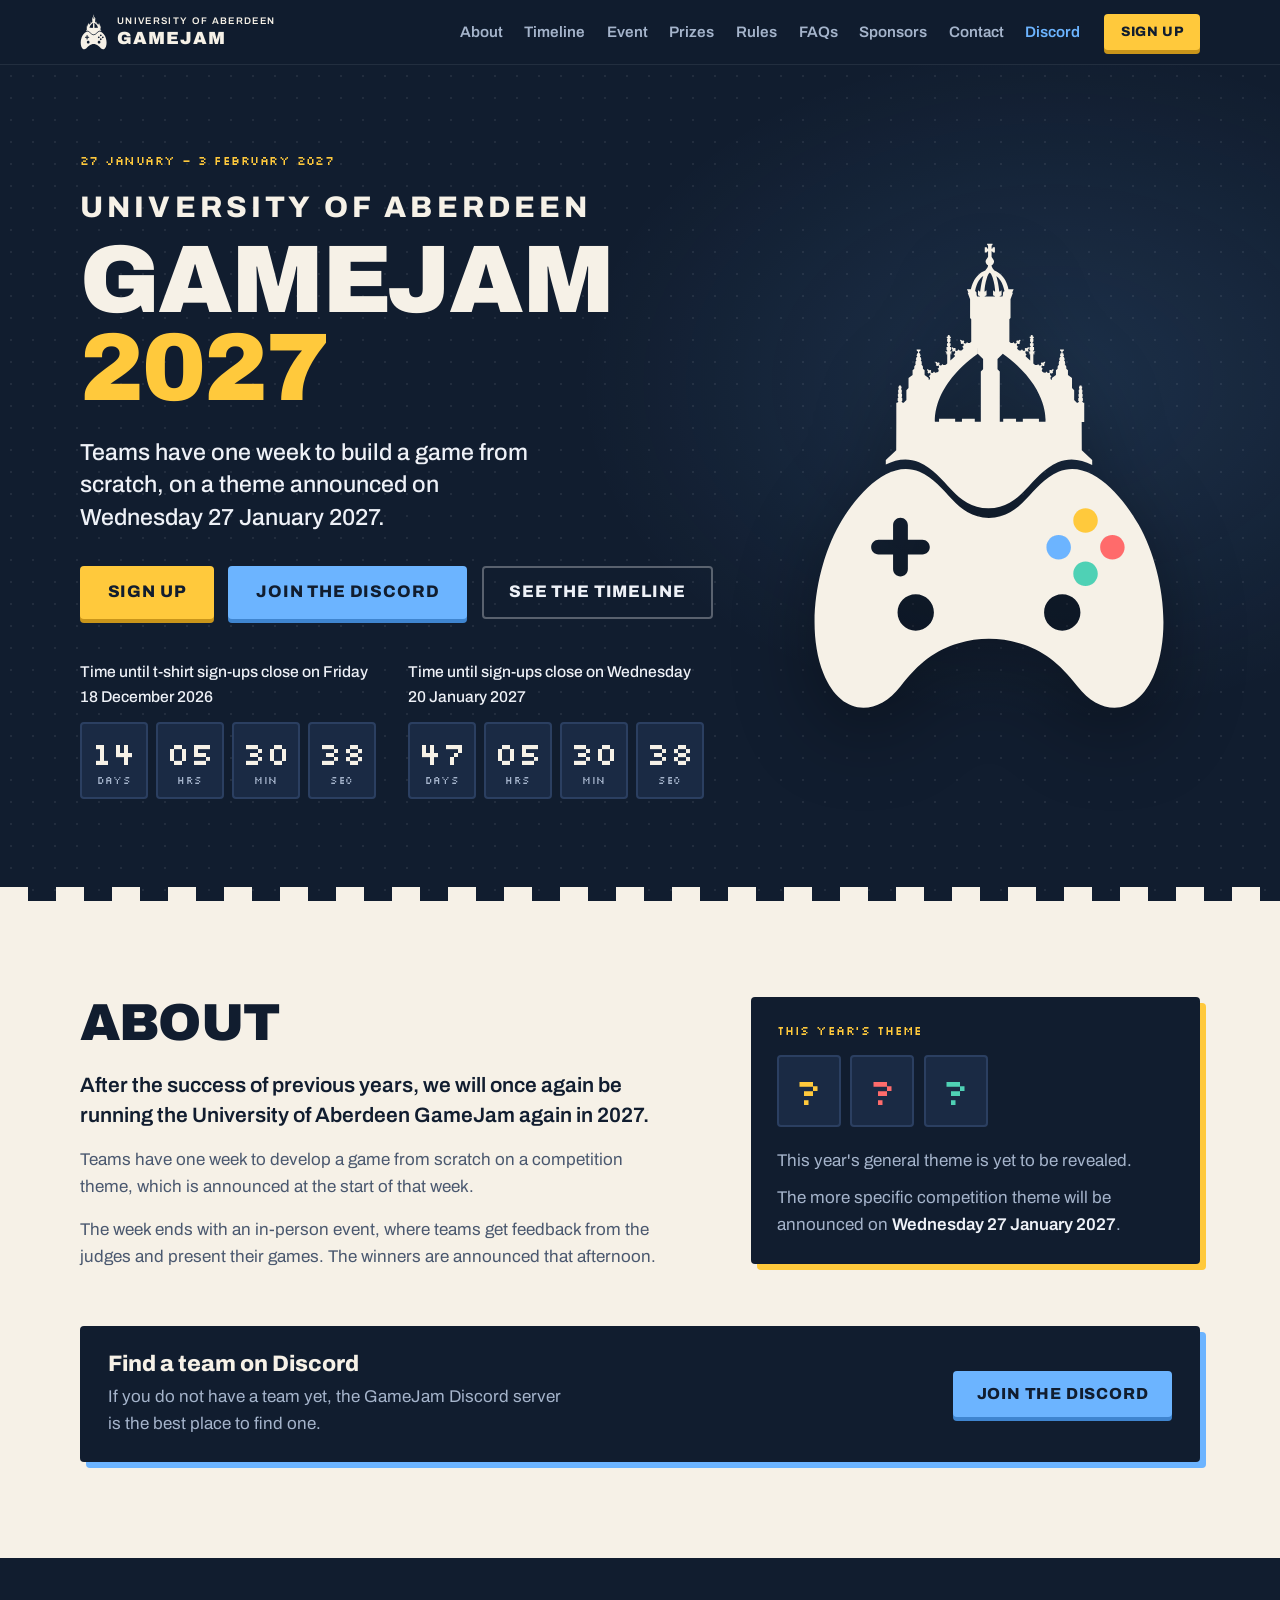
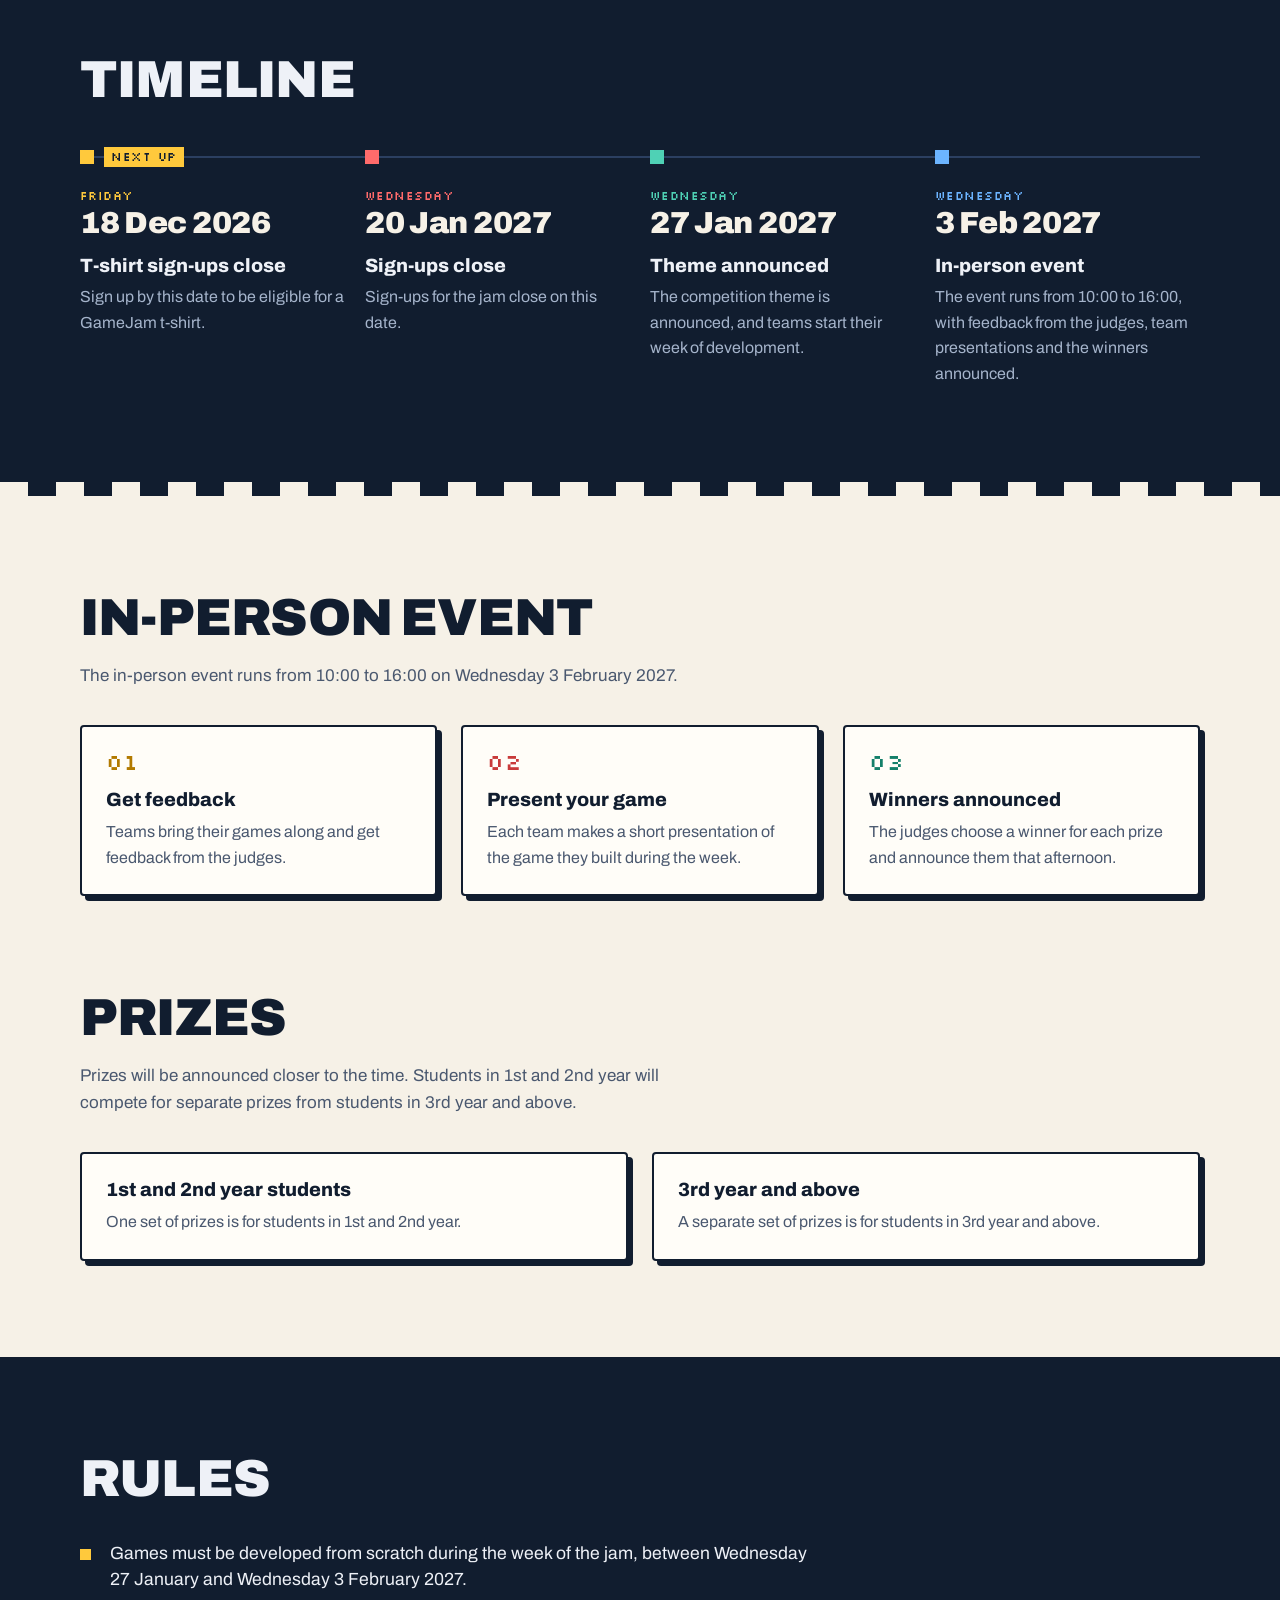
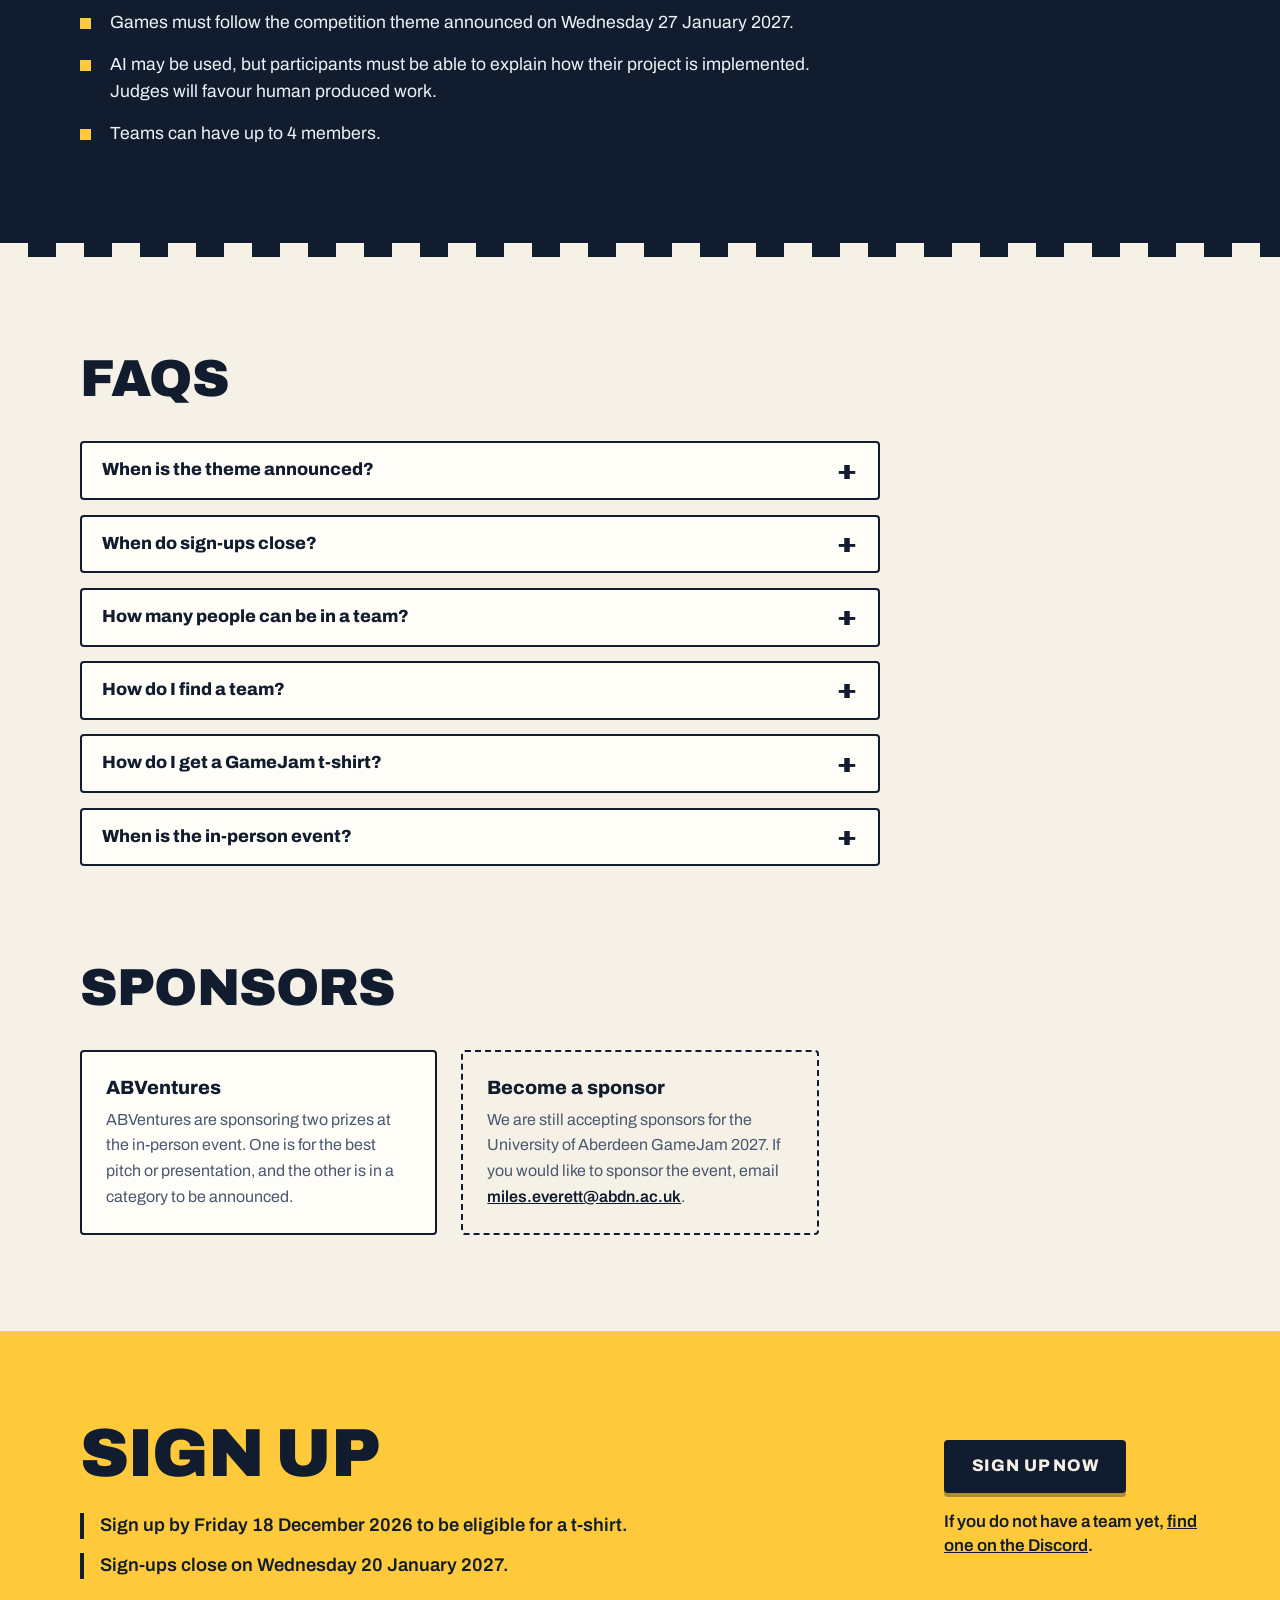
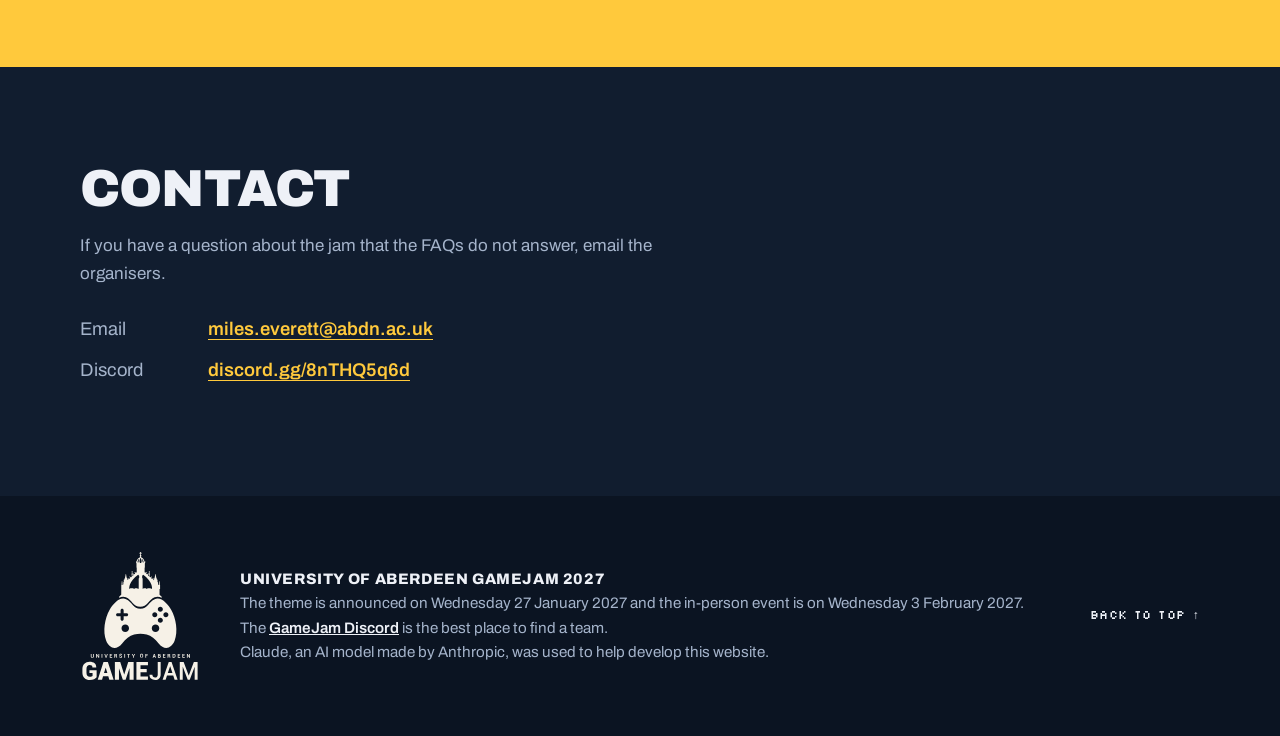
<file: index.html>
<!doctype html>
<html lang="en-GB">
<head>
  <meta charset="utf-8">
  <meta name="viewport" content="width=device-width, initial-scale=1">
  <title>University of Aberdeen GameJam 2027</title>
  <meta name="description" content="In the University of Aberdeen GameJam 2027, teams have one week to build a game from scratch. The theme is announced on Wednesday 27 January 2027 and the in-person event is on Wednesday 3 February 2027.">
  <meta name="theme-color" content="#111d2f">
  <meta property="og:title" content="University of Aberdeen GameJam 2027">
  <meta property="og:description" content="Teams have one week to build a game from scratch. The theme is announced on 27 January 2027 and the in-person event is on 3 February 2027.">
  <meta property="og:type" content="website">
  <link rel="icon" href="assets/favicon.svg" type="image/svg+xml">
  <link rel="preconnect" href="https://fonts.googleapis.com">
  <link rel="preconnect" href="https://fonts.gstatic.com" crossorigin>
  <link href="https://fonts.googleapis.com/css2?family=Archivo:wght@400;500;600;800;900&family=Silkscreen:wght@400;700&display=swap" rel="stylesheet">
  <link rel="stylesheet" href="styles.css">
</head>
<body>
  <a class="skip-link" href="#main">Skip to content</a>

  <!-- Logo mark (tower + controller), defined once and reused with <use href="#gj-mark"> -->
  <svg width="0" height="0" class="svg-defs" aria-hidden="true" focusable="false">
    <defs>
      <g id="gj-mark">
        <path d="M1723.05,1995.45c215.99,92.42,275.8,357.07,538.01,357.07s322.06-264.65,538.01-357.07c89.78-38.43,180.33-23.27,265.09,22.03v-38.64l-80.6-75.71-.83-219.77h19.82v-149.47h-7.34l-9.21-9.21,6.12-6.12v-18.5l-5.37-5.37v-4.8l3.62-3.62v-19.19l-4.67-4.67v-4.88l2.75-2.75v-19.76l-7.1-7.1,5.07-5.07v-13.72h-5.07v-7.71h-14.21v7.71h-5.07v13.72l5.07,5.07-7.1,7.1v19.76l2.75,2.75v4.88l-4.67,4.67v19.19l3.62,3.62v4.8l-5.37,5.37v18.5l6.12,6.12-9.21,9.21h-7.73l-21-21v-75.18l-16.59-16.59v-77.85l-31.39-24.2v-36.77l-12.97-10.37v-18.77l-11.44-17.39v-3.51h3.81l-3.97-21.21h-3.97v-8.85h2.9v-6.56l-5.8-15.56h-3.97v-7.63h4.88l-5.49-21.82h-6.41v-10.68l10.83-10.83v-5.95h-29.92v5.95l10.83,10.83v10.68h-6.41l-5.49,21.82h4.88v7.63h-3.97l-5.8,15.56v6.56h2.9v8.85h-3.97l-3.97,21.21h3.81v3.51l-11.44,17.39v18.77l-12.97,10.37v36.77l-31.39,24.2v12.9h-4.12l-4.6-4.16c-2.4-5.69-5.11-16.79,6.75-22.78-22.76-11.28-7.52-25.95-7.52-25.95,0,0,9.07,7.82,14.98,1.53,5.91-6.29-.45-14.63-.45-14.63,0,0,12.35-7.9,5.81-14.12-6.62-6.14-13.74,6.67-13.74,6.67,0,0-8.72-5.83-14.63.45-5.91,6.29,2.46,14.86,2.46,14.86,0,0-13.7,16.12-26.37-5.91-7.25,16.87-25.99,6.58-25.99,6.58l4.36,4.1-14.29-12.93c-1.11-5.88-.31-13.39,8.86-17.67-22.4-11.98-6.72-26.17-6.72-26.17,0,0,8.83,8.1,14.93,2,6.1-6.1,0-14.64,0-14.64,0,0,12.59-7.51,6.24-13.94-6.43-6.35-13.94,6.24-13.94,6.24,0,0-8.54-6.1-14.64,0-6.1,6.1,2,14.93,2,14.93,0,0-14.2,15.69-26.17-6.72-7.1,15.21-23.07,7.45-25.75,6.01l-11.14-10.08v-69.96h9.94v-6.5h-9.94l16.44-16.44h-16.44v-7.64l5.55-5.55v-20.06h-8.61v-6.5l4.97-4.97v-18.35h-7.64v-7.26l6.31-6.31v-19.3h-6.31l9.56-9.56v-8.41h-7.64v-7.64l-5.16-5.16h-6.5l-5.16,5.16v7.64h-7.64v8.41l9.56,9.56h-6.31v19.3l6.31,6.31v7.26h-7.64v18.35l4.97,4.97v6.5h-8.61v20.06l5.55,5.55v7.64h-16.44l16.44,16.44h-9.94v6.5h9.94v47.82l-34.14-30.91c-1.02-5.83-.08-13.13,8.91-17.33-22.4-11.98-6.72-26.17-6.72-26.17,0,0,8.83,8.1,14.93,2,6.1-6.1,0-14.64,0-14.64,0,0,12.59-7.51,6.24-13.94-6.43-6.35-13.94,6.24-13.94,6.24,0,0-8.54-6.1-14.64,0-6.1,6.1,2,14.93,2,14.93,0,0-14.2,15.69-26.17-6.72-6.62,14.18-20.93,8.4-25.03,6.38l-11.95-10.82c-.36-5.35,1.35-11.37,9.19-15.03-22.4-11.98-6.72-26.17-6.72-26.17,0,0,8.83,8.1,14.93,2,6.1-6.1,0-14.64,0-14.64,0,0,12.59-7.51,6.24-13.94-6.42-6.34-13.94,6.24-13.94,6.24,0,0-8.54-6.1-14.64,0-6.1,6.1,2,14.93,2,14.93,0,0-14.2,15.69-26.17-6.72-5.13,11-14.9,9.97-20.94,8.02l-10.55-9.54v-174.22l8.86-8.86v-146.45l18.66-50.14h-6.41l12.06-25.63h-39.58s-14.96-110.87-109.98-146.54h0s-21.45-20.92-21.45-39.41c10.76-2.48,19.32-18.21,19.32-31.46s-19.32-28.7-19.32-34.77v-42.77h3.04l8.67,8.67h13.96v-39.3h-16.83v5.79l-5.52,5.52h-3.31v-23.73l7.31-7.31v-7.59h-41.82v7.59l7.31,7.31v23.73h-3.31l-5.52-5.52v-5.79h-16.83v39.3h13.96l8.67-8.67h3.04v42.77c0,6.07-19.32,21.52-19.32,34.77s8.55,28.98,19.32,31.46c0,17.08-18.26,36.18-21.05,39-96.01,35.23-111.09,146.95-111.09,146.95h-31.5l12.06,25.63h-6.41l18.66,50.14v146.45l8.86,8.86v173.82l-10.99,9.94c-6.05,1.95-15.81,2.98-20.94-8.02-11.98,22.4-26.17,6.72-26.17,6.72,0,0,8.1-8.83,2-14.93-6.1-6.1-14.64,0-14.64,0,0,0-7.51-12.59-13.94-6.24-6.35,6.43,6.24,13.94,6.24,13.94,0,0-6.1,8.54,0,14.64,6.1,6.1,14.93-2,14.93-2,0,0,15.69,14.2-6.72,26.17,7.84,3.66,9.55,9.68,9.19,15.03l-11.95,10.82c-4.1,2.02-18.42,7.8-25.03-6.38-11.98,22.4-26.17,6.72-26.17,6.72,0,0,8.1-8.83,2-14.93-6.1-6.1-14.64,0-14.64,0,0,0-7.51-12.59-13.94-6.24-6.34,6.42,6.24,13.94,6.24,13.94,0,0-6.1,8.54,0,14.64,6.1,6.1,14.93-2,14.93-2,0,0,15.69,14.2-6.72,26.17,9,4.2,9.93,11.5,8.91,17.33l-34.14,30.9v-47.82h9.94v-6.5h-9.94l16.44-16.44h-16.44v-7.64l5.55-5.55v-20.06h-8.61v-6.5l4.97-4.97v-18.35h-7.64v-7.26l6.31-6.31v-19.3h-6.31l9.56-9.56v-8.41h-7.64v-7.64l-5.16-5.16h-6.5l-5.16,5.16v7.64h-7.64v8.41l9.56,9.56h-6.31v19.3l6.31,6.31v7.26h-7.64v18.35l4.97,4.97v6.5h-8.61v20.06l5.55,5.55v7.64h-16.44l16.44,16.44h-9.94v6.5h9.94v69.96l-11.14,10.08c-2.69,1.44-18.65,9.2-25.75-6.01-11.98,22.4-26.17,6.72-26.17,6.72,0,0,8.1-8.83,2-14.93-6.1-6.1-14.64,0-14.64,0,0,0-7.51-12.59-13.94-6.24-6.35,6.43,6.24,13.94,6.24,13.94,0,0-6.1,8.54,0,14.64,6.1,6.1,14.93-2,14.93-2,0,0,15.69,14.2-6.72,26.17,9.17,4.28,9.97,11.78,8.86,17.67l-14.3,12.94,4.37-4.11s-18.75,10.28-25.99-6.58c-12.67,22.02-26.37,5.91-26.37,5.91,0,0,8.37-8.57,2.46-14.86-5.91-6.29-14.63-.45-14.63-.45,0,0-7.12-12.81-13.74-6.67-6.54,6.23,5.81,14.12,5.81,14.12,0,0-6.36,8.35-.45,14.63,5.91,6.29,14.98-1.53,14.98-1.53,0,0,15.24,14.67-7.52,25.95,11.87,5.99,9.15,17.09,6.75,22.78l-4.6,4.16h-4.12v-12.9l-31.39-24.2v-36.77l-12.97-10.37v-18.77l-11.44-17.39v-3.51h3.81l-3.97-21.21h-3.97v-8.85h2.9v-6.56l-5.8-15.56h-3.97v-7.63h4.88l-5.49-21.82h-6.41v-10.68l10.83-10.83v-5.95h-29.92v5.95l10.83,10.83v10.68h-6.41l-5.49,21.82h4.88v7.63h-3.97l-5.8,15.56v6.56h2.9v8.85h-3.97l-3.97,21.21h3.81v3.51l-11.44,17.39v18.77l-12.97,10.37v36.77l-31.39,24.2v77.85l-16.59,16.59v75.18l-21,21h-7.73l-9.21-9.21,6.12-6.12v-18.5l-5.37-5.37v-4.8l3.62-3.62v-19.19l-4.67-4.67v-4.88l2.75-2.75v-19.76l-7.1-7.1,5.07-5.07v-13.72h-5.07v-7.71h-14.21v7.71h-5.07v13.72l5.07,5.07-7.1,7.1v19.76l2.75,2.75v4.88l-4.67,4.67v19.19l3.62,3.62v4.8l-5.37,5.37v18.5l6.12,6.12-9.21,9.21h-7.34v147.94l-.84,221.3-80.6,75.71v34.59c82.52-42.12,170.29-55.24,257.33-17.98ZM2702.28,1681.83h-50.59v-23.76h-124.62v23.76h-52.66v-23.76h-99.38v23.76h-26.58v-389.96l-17.48-17.48v-79.11l40.91-40.91c348.07,248.62,332.41,505.61,330.39,527.46ZM2385.22,671.8s-13.35,2.17-11.8,13.97c2.16,4.32-1.53,16.87-5.01,26.66h-20.88s-.75-6.61,7.27-6.61,7.75-7.05,7.75-7.05v-32.82h-3.98c-1.37,4.99-9.33,7.4-9.33,7.4h-3.98s-8.6-75.97-23.49-119.26c21.23,14.01,50.13,45.86,63.43,117.71ZM2249.03,566.16c10.86-33.72,19.53-38.12,22.21-38.63,2.68.52,11.34,4.91,22.2,38.63,13.14,40.77,18.84,83.9,19.08,107.19h-2.79s-7.96-2.4-9.33-7.4h-3.98v32.82s-.27,7.05,7.75,7.05,7.27,6.61,7.27,6.61h-80.44s-.75-6.61,7.27-6.61,7.75-7.05,7.75-7.05v-32.82h-3.98c-1.37,4.99-9.33,7.4-9.33,7.4h-2.79c.25-23.3,5.95-66.42,19.08-107.19ZM2220.78,553.77c-14.95,43.24-23.59,119.58-23.59,119.58h-3.98s-7.96-2.4-9.33-7.4h-3.98v32.82s-.27,7.05,7.75,7.05,7.27,6.61,7.27,6.61h-21.28c-3.48-9.79-7.17-22.34-5.01-26.66,1.55-11.8-11.8-13.97-11.8-13.97,13.41-72.43,42.66-104.19,63.94-118.03ZM2177.82,1154.37c0-20.43.18-41.1.44-60.08v60.08l40.91,40.91v79.11l-17.48,17.48v389.96h-46.85v-23.76h-99.38v23.76h-52.66v-23.76h-124.62v23.76h-30.77c-2.02-21.85-17.68-278.84,330.39-527.46Z"/>
        <path d="M3423.13,2478.32c-122.81-217.79-374.38-514.02-620.19-408.8-215.96,92.42-275.78,357.07-538.01,357.07s-322.02-264.65-538.01-357.07c-245.79-105.22-497.38,191.02-620.2,408.8-175.62,311.47-262.83,801.89-124.42,1151.88,127.13,321.48,403.13,349.5,597.88,99.11,139.52-179.4,268.92-280.95,449.76-333.05,153.27-44.15,316.71-44.15,469.98,0,180.85,52.09,310.25,153.65,449.76,333.05,194.76,250.4,470.77,222.37,597.92-99.11,138.41-349.99,51.14-840.41-124.47-1151.88ZM1522.03,2822.47v-112.49h-112.47c-31.61,0-57.33-25.72-57.33-57.34s25.72-57.34,57.33-57.34h112.47v-112.48c0-31.61,25.72-57.34,57.33-57.34s57.33,25.73,57.33,57.34v112.48h112.5c31.62,0,57.33,25.72,57.33,57.34s-25.72,57.34-57.33,57.34h-112.5v112.49c0,31.61-25.72,57.34-57.33,57.34s-57.33-25.73-57.33-57.34ZM1697.58,3299.89c-77.78,0-140.83-63.06-140.83-140.83s63.05-140.84,140.83-140.84,140.83,63.08,140.83,140.84-63.05,140.83-140.83,140.83ZM2804.63,2559.83c52.29,0,94.83,42.55,94.83,94.86s-42.54,94.84-94.83,94.84-94.86-42.54-94.86-94.84,42.55-94.86,94.86-94.86ZM2832.32,3299.89c-77.8,0-140.84-63.06-140.84-140.83s63.05-140.84,140.84-140.84,140.81,63.08,140.81,140.84-63.05,140.83-140.81,140.83ZM3012.63,2953.48c-52.3,0-94.86-42.54-94.86-94.84s42.55-94.85,94.86-94.85,94.86,42.55,94.86,94.85-42.55,94.84-94.86,94.84ZM3012.63,2541.51c-52.3,0-94.86-42.54-94.86-94.83s42.55-94.86,94.86-94.86,94.86,42.55,94.86,94.86-42.55,94.83-94.86,94.83ZM3220.65,2749.53c-52.3,0-94.84-42.54-94.84-94.84s42.54-94.86,94.84-94.86,94.81,42.55,94.81,94.86-42.54,94.84-94.81,94.84Z"/>
      </g>
    </defs>
  </svg>

  <header class="site-header">
    <div class="wrap site-header__inner">
      <a class="brand" href="#top" aria-label="University of Aberdeen GameJam, back to top">
        <svg class="brand__mark" viewBox="840 220 2850 3760" aria-hidden="true" focusable="false"><use href="#gj-mark"/></svg>
        <span class="brand__name"><span class="brand__uni">University of Aberdeen</span> GameJam</span>
      </a>
      <nav class="nav" aria-label="Main">
        <ul class="nav__links">
          <li><a href="#about">About</a></li>
          <li><a href="#timeline">Timeline</a></li>
          <li><a href="#event">Event</a></li>
          <li><a href="#prizes">Prizes</a></li>
          <li><a href="#rules">Rules</a></li>
          <li><a href="#faqs">FAQs</a></li>
          <li><a href="#sponsors">Sponsors</a></li>
          <li><a href="#contact">Contact</a></li>
          <li><a class="nav__discord" href="https://discord.gg/8nTHQ5q6d" target="_blank" rel="noopener">Discord</a></li>
        </ul>
        <a class="btn btn--primary btn--sm" href="#signup" data-signup>Sign up</a>
      </nav>
    </div>
  </header>

  <main id="main">
    <!-- ============ HERO ============ -->
    <section class="hero" id="top">
      <div class="wrap hero__inner">
        <div class="hero__copy">
          <p class="eyebrow px">27 January – 3 February 2027</p>
          <h1 class="hero__title">
            <span class="hero__uni">University of Aberdeen</span>
            <span>GameJam</span>
            <span class="hero__year">2027</span>
          </h1>
          <p class="hero__lead">Teams have one week to build a game from scratch, on a theme announced on Wednesday 27 January 2027.</p>
          <div class="hero__actions">
            <a class="btn btn--primary btn--lg" href="#signup" data-signup>Sign up</a>
            <a class="btn btn--sky btn--lg" href="https://discord.gg/8nTHQ5q6d" target="_blank" rel="noopener">Join the Discord</a>
            <a class="btn btn--ghost btn--lg" href="#timeline">See the timeline</a>
          </div>

          <!-- Countdowns: filled in by script.js from the timeline below.
               data-countdown="next" follows whichever milestone is next.
               data-countdown="final-signup" always counts down to the milestone with
               data-key="final-signup", and hides once the first countdown reaches it. -->
          <div class="countdowns">
            <div class="countdown" data-countdown="next" hidden>
              <p class="countdown__label"></p>
              <div class="countdown__clock" role="timer" aria-label="Time remaining">
                <div class="cd-cell"><span class="cd-num" data-unit="d">00</span><span class="cd-unit px">days</span></div>
                <div class="cd-cell"><span class="cd-num" data-unit="h">00</span><span class="cd-unit px">hrs</span></div>
                <div class="cd-cell"><span class="cd-num" data-unit="m">00</span><span class="cd-unit px">min</span></div>
                <div class="cd-cell"><span class="cd-num" data-unit="s">00</span><span class="cd-unit px">sec</span></div>
              </div>
              <p class="countdown__live px" hidden></p>
            </div>
            <div class="countdown" data-countdown="final-signup" hidden>
              <p class="countdown__label"></p>
              <div class="countdown__clock" role="timer" aria-label="Time remaining">
                <div class="cd-cell"><span class="cd-num" data-unit="d">00</span><span class="cd-unit px">days</span></div>
                <div class="cd-cell"><span class="cd-num" data-unit="h">00</span><span class="cd-unit px">hrs</span></div>
                <div class="cd-cell"><span class="cd-num" data-unit="m">00</span><span class="cd-unit px">min</span></div>
                <div class="cd-cell"><span class="cd-num" data-unit="s">00</span><span class="cd-unit px">sec</span></div>
              </div>
              <p class="countdown__live px" hidden></p>
            </div>
          </div>
        </div>

        <div class="hero__art">
          <svg class="hero__mark" viewBox="840 220 2850 3760" role="img" aria-label="University of Aberdeen GameJam logo: a crown tower rising from a game controller">
            <circle class="pb pb--1" cx="3012.63" cy="2446.68" r="100"/>
            <circle class="pb pb--2" cx="3220.65" cy="2654.69" r="100"/>
            <circle class="pb pb--3" cx="3012.63" cy="2858.64" r="100"/>
            <circle class="pb pb--4" cx="2804.63" cy="2654.69" r="100"/>
            <use href="#gj-mark"/>
          </svg>
        </div>
      </div>
      <div class="crenel" aria-hidden="true"></div>
    </section>

    <!-- ============ ABOUT ============ -->
    <section class="section section--cream" id="about">
      <div class="wrap">
        <div class="about">
          <div class="about__copy">
            <h2>About</h2>
            <p class="lead">After the success of previous years, we will once again be running the University of Aberdeen GameJam again in 2027.</p>
            <p>Teams have one week to develop a game from scratch on a competition theme, which is announced at the start of that week.</p>
            <p>The week ends with an in-person event, where teams get feedback from the judges and present their games. The winners are announced that afternoon.</p>
          </div>

          <aside class="theme-card" aria-labelledby="theme-card-title">
            <h3 class="px theme-card__tag" id="theme-card-title">This year's theme</h3>
            <div class="theme-card__tiles" role="img" aria-label="Not yet revealed">
              <span>?</span><span>?</span><span>?</span>
            </div>
            <p>This year's general theme is yet to be revealed.</p>
            <p>The more specific competition theme will be announced on <strong>Wednesday 27 January 2027</strong>.</p>
          </aside>
        </div>

        <!-- DISCORD: the invite link appears in several places on this page.
             To change it, search this file for "discord.gg" and replace every match. -->
        <div class="callout" id="discord">
          <div>
            <h3>Find a team on Discord</h3>
            <p>If you do not have a team yet, the GameJam Discord server is the best place to find one.</p>
          </div>
          <a class="btn btn--sky" href="https://discord.gg/8nTHQ5q6d" target="_blank" rel="noopener">Join the Discord</a>
        </div>
      </div>
    </section>

    <!-- ============ TIMELINE ============
         script.js reads the data-* attributes on each milestone to drive the
         hero countdowns and the Done / Next up labels. Times are UK time (GMT).
         data-at    = moment the countdown runs to
         data-until = moment the milestone is over (defaults to data-at)
         data-key   = name a countdown in the hero can point at (optional)
         data-label = completes the sentence "Time until ..."
         data-live  = shown instead of the clock between data-at and data-until -->
    <section class="section section--navy" id="timeline">
      <div class="wrap">
        <h2>Timeline</h2>

        <ol class="timeline">
          <li class="milestone" data-milestone
              data-label="t-shirt sign-ups close on Friday 18 December 2026"
              data-at="2026-12-18T23:59:59Z">
            <p class="milestone__status px" data-status></p>
            <p class="milestone__date"><span class="px">Friday</span><time datetime="2026-12-18">18 Dec 2026</time></p>
            <h3>T-shirt sign-ups close</h3>
            <p>Sign up by this date to be eligible for a GameJam t-shirt.</p>
          </li>

          <li class="milestone" data-milestone data-key="final-signup"
              data-label="sign-ups close on Wednesday 20 January 2027"
              data-at="2027-01-20T23:59:59Z">
            <p class="milestone__status px" data-status></p>
            <p class="milestone__date"><span class="px">Wednesday</span><time datetime="2027-01-20">20 Jan 2027</time></p>
            <h3>Sign-ups close</h3>
            <p>Sign-ups for the jam close on this date.</p>
          </li>

          <li class="milestone" data-milestone
              data-label="the theme is announced on Wednesday 27 January 2027"
              data-at="2027-01-27T00:00:00Z" data-until="2027-01-27T23:59:59Z"
              data-live="The theme is announced today.">
            <p class="milestone__status px" data-status></p>
            <p class="milestone__date"><span class="px">Wednesday</span><time datetime="2027-01-27">27 Jan 2027</time></p>
            <h3>Theme announced</h3>
            <p>The competition theme is announced, and teams start their week of development.</p>
          </li>

          <li class="milestone" data-milestone
              data-label="the in-person event starts at 10:00 on Wednesday 3 February 2027"
              data-at="2027-02-03T10:00:00Z" data-until="2027-02-03T16:00:00Z"
              data-live="The in-person event is happening now.">
            <p class="milestone__status px" data-status></p>
            <p class="milestone__date"><span class="px">Wednesday</span><time datetime="2027-02-03">3 Feb 2027</time></p>
            <h3>In-person event</h3>
            <p>The event runs from 10:00 to 16:00, with feedback from the judges, team presentations and the winners announced.</p>
          </li>
        </ol>
      </div>
      <div class="crenel" aria-hidden="true"></div>
    </section>

    <!-- ============ IN-PERSON EVENT ============ -->
    <section class="section section--cream" id="event">
      <div class="wrap">
        <h2>In-person event</h2>
        <p class="section__intro">The in-person event runs from 10:00 to 16:00 on Wednesday 3 February 2027.</p>

        <ol class="cards cards--3">
          <li class="card">
            <span class="card__step px">01</span>
            <h3>Get feedback</h3>
            <p>Teams bring their games along and get feedback from the judges.</p>
          </li>
          <li class="card">
            <span class="card__step px">02</span>
            <h3>Present your game</h3>
            <p>Each team makes a short presentation of the game they built during the week.</p>
          </li>
          <li class="card">
            <span class="card__step px">03</span>
            <h3>Winners announced</h3>
            <p>The judges choose a winner for each prize and announce them that afternoon.</p>
          </li>
        </ol>
      </div>
    </section>

    <!-- ============ PRIZES ============ -->
    <section class="section section--cream section--flush-top" id="prizes">
      <div class="wrap">
        <h2>Prizes</h2>
        <p class="section__intro">Prizes will be announced closer to the time. Students in 1st and 2nd year will compete for separate prizes from students in 3rd year and above.</p>

        <ul class="cards cards--2">
          <li class="card">
            <h3>1st and 2nd year students</h3>
            <p>One set of prizes is for students in 1st and 2nd year.</p>
          </li>
          <li class="card">
            <h3>3rd year and above</h3>
            <p>A separate set of prizes is for students in 3rd year and above.</p>
          </li>
        </ul>
      </div>
    </section>

    <!-- ============ RULES ============
         To add a rule, add another <li>...</li> line inside the list below. -->
    <section class="section section--navy" id="rules">
      <div class="wrap">
        <h2>Rules</h2>

        <ul class="rules">
          <li>Games must be developed from scratch during the week of the jam, between Wednesday 27 January and Wednesday 3 February 2027.</li>
          <li>Games must follow the competition theme announced on Wednesday 27 January 2027.</li>
          <li>AI may be used, but participants must be able to explain how their project is implemented. Judges will favour human produced work.</li>
          <li>Teams can have up to 4 members.</li>
        </ul>
      </div>
      <div class="crenel" aria-hidden="true"></div>
    </section>

    <!-- ============ FAQS ============
         To add a question, copy one <details class="faq">...</details> block
         and change the question in <summary> and the answer below it.
         An answer can hold several <p> paragraphs or a <ul> list. -->
    <section class="section section--cream" id="faqs">
      <div class="wrap">
        <h2>FAQs</h2>

        <div class="faqs">
          <details class="faq">
            <summary>When is the theme announced?</summary>
            <p>The competition theme is announced on Wednesday 27 January 2027. Teams then have one week to build their game.</p>
          </details>

          <details class="faq">
            <summary>When do sign-ups close?</summary>
            <p>Sign-ups close on Wednesday 20 January 2027.</p>
          </details>

          <details class="faq">
            <summary>How many people can be in a team?</summary>
            <p>Teams can have up to 4 members.</p>
          </details>

          <details class="faq">
            <summary>How do I find a team?</summary>
            <p>The GameJam Discord server is the best place to find a team if you do not have one already. Join it at <a href="https://discord.gg/8nTHQ5q6d" target="_blank" rel="noopener">discord.gg/8nTHQ5q6d</a>.</p>
          </details>

          <details class="faq">
            <summary>How do I get a GameJam t-shirt?</summary>
            <p>Sign up by Friday 18 December 2026 to be eligible for a t-shirt.</p>
          </details>

          <details class="faq">
            <summary>When is the in-person event?</summary>
            <p>The in-person event runs from 10:00 to 16:00 on Wednesday 3 February 2027.</p>
          </details>
        </div>
      </div>
    </section>

    <!-- ============ SPONSORS ============
         To add a sponsor, save their logo in assets/sponsors/ and copy this block
         into the list below, above the "Become a sponsor" card.
         The link, the logo and the description are each optional.

          <li class="sponsor">
            <a class="sponsor__logo" href="https://sponsor-website.example">
              <img src="assets/sponsors/sponsor-logo.svg" alt="Sponsor name">
            </a>
            <h3>Sponsor name</h3>
            <p>A sentence about what they are sponsoring.</p>
          </li>
    -->
    <section class="section section--cream section--flush-top" id="sponsors">
      <div class="wrap">
        <h2>Sponsors</h2>

        <ul class="sponsors">
          <li class="sponsor">
            <!-- ABVentures logo: save it as assets/sponsors/abventures.svg (or .png), then uncomment the next three lines.
            <div class="sponsor__logo">
              <img src="assets/sponsors/abventures.svg" alt="ABVentures">
            </div>
            -->
            <h3>ABVentures</h3>
            <p>ABVentures are sponsoring two prizes at the in-person event. One is for the best pitch or presentation, and the other is in a category to be announced.</p>
          </li>

          <!-- Keep this card last. Delete it once you are no longer looking for sponsors. -->
          <li class="sponsor sponsor--open">
            <h3>Become a sponsor</h3>
            <p>We are still accepting sponsors for the University of Aberdeen GameJam 2027. If you would like to sponsor the event, email <a href="mailto:miles.everett@abdn.ac.uk">miles.everett@abdn.ac.uk</a>.</p>
          </li>
        </ul>
      </div>
    </section>

    <!-- ============ SIGN UP ============ -->
    <section class="signup" id="signup">
      <div class="wrap signup__inner">
        <div class="signup__copy">
          <h2>Sign up</h2>
          <ul class="deadlines">
            <li>Sign up by Friday 18 December 2026 to be eligible for a t-shirt.</li>
            <li>Sign-ups close on Wednesday 20 January 2027.</li>
          </ul>
        </div>
        <div class="signup__action">
          <!-- SIGN-UP LINK: paste the sign-up form URL into the href below. This is the only place it goes.
               While href is empty, the button is hidden and the note below it shows instead.
               Once it is set, the Sign up buttons in the navigation bar and at the top of the page
               link straight to the form as well (script.js copies the URL to them). -->
          <a class="btn btn--dark btn--lg signup-link" href="https://forms.cloud.microsoft/e/PMs4wwMhvb">Sign up now</a>
          <p class="signup__pending">The sign-up form will be linked here soon.</p>
          <p class="signup__team">If you do not have a team yet, <a href="https://discord.gg/8nTHQ5q6d" target="_blank" rel="noopener">find one on the Discord</a>.</p>
        </div>
      </div>
    </section>

    <!-- ============ CONTACT ============
         To add a contact method, copy one of these lines into the list below.
         Once the list has an entry, the "will be added here soon" note hides itself.

          <li><span>Email</span> <a href="mailto:name@example.com">name@example.com</a></li>
          <li><span>Instagram</span> <a href="https://www.instagram.com/yourpage">@yourpage</a></li>
    -->
    <section class="section section--navy" id="contact">
      <div class="wrap">
        <h2>Contact</h2>
        <p class="section__intro">If you have a question about the jam that the FAQs do not answer, email the organisers.</p>

        <ul class="contacts">
          <li><span>Email</span> <a href="mailto:miles.everett@abdn.ac.uk">miles.everett@abdn.ac.uk</a></li>
          <li><span>Discord</span> <a href="https://discord.gg/8nTHQ5q6d" target="_blank" rel="noopener">discord.gg/8nTHQ5q6d</a></li>
        </ul>
        <p class="contact__pending">Contact details will be added here soon.</p>
      </div>
    </section>
  </main>

  <footer class="site-footer">
    <div class="wrap site-footer__inner">
      <img class="site-footer__logo" src="assets/logo-light.svg" alt="University of Aberdeen GameJam" width="150" height="180">
      <div class="site-footer__text">
        <p><strong>University of Aberdeen GameJam 2027</strong></p>
        <p>The theme is announced on Wednesday 27 January 2027 and the in-person event is on Wednesday 3 February 2027.</p>
        <p>The <a href="https://discord.gg/8nTHQ5q6d" target="_blank" rel="noopener">GameJam Discord</a> is the best place to find a team.</p>
        <p>Claude, an AI model made by Anthropic, was used to help develop this website.</p>
      </div>
      <a class="site-footer__top px" href="#top">Back to top ↑</a>
    </div>
  </footer>

  <script src="script.js" defer></script>
</body>
</html>
</file>
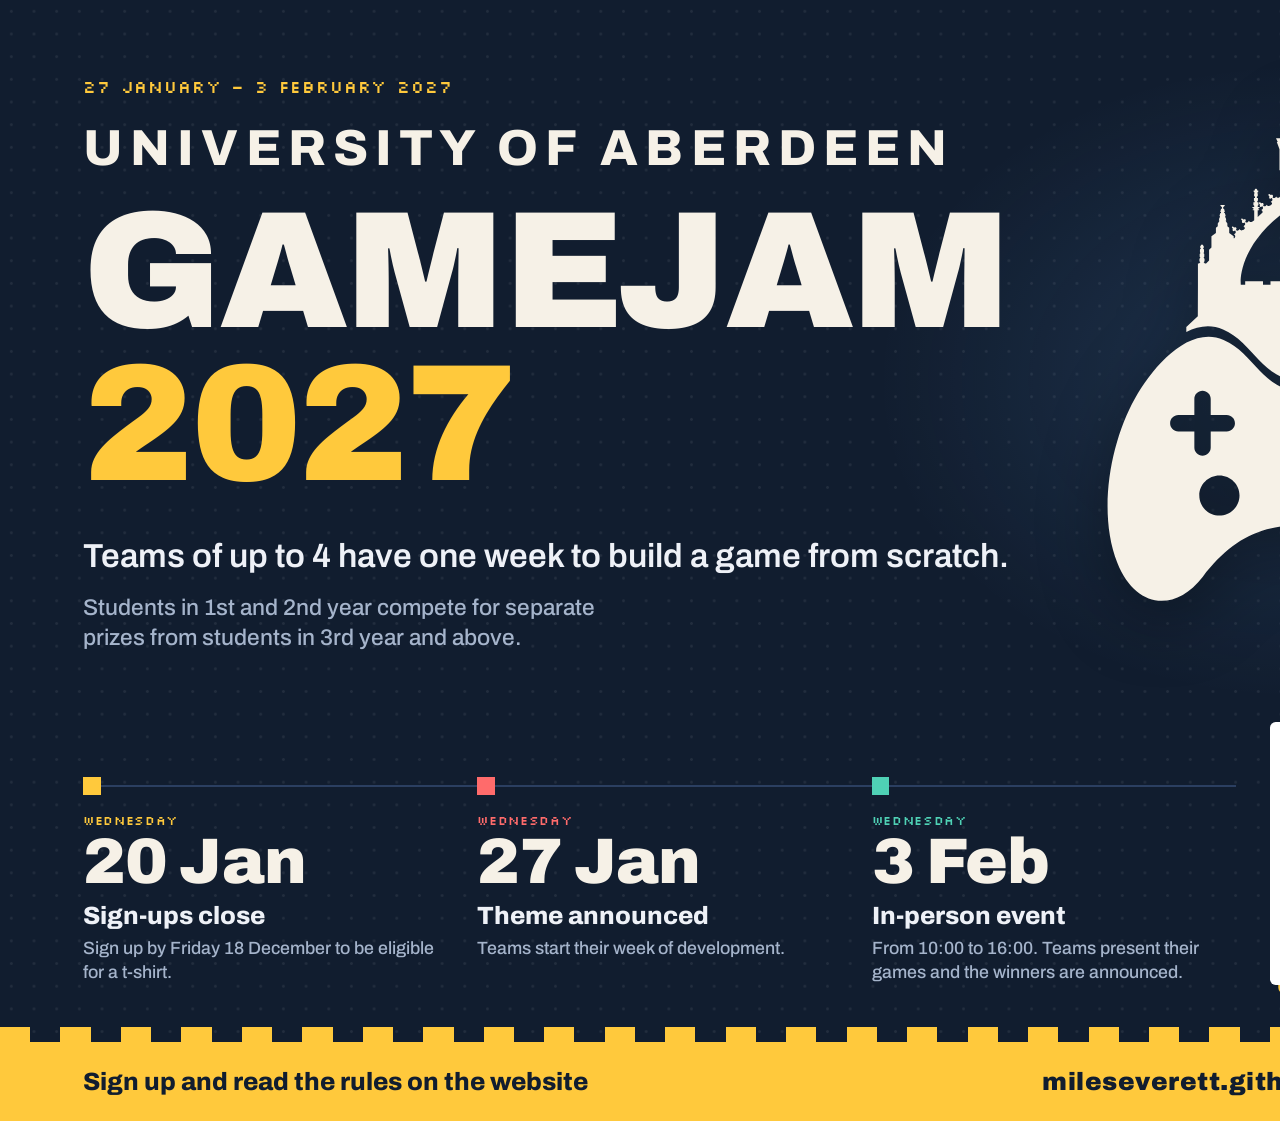
<file: poster/poster.html>
<!doctype html>
<html lang="en-GB">
<head>
<meta charset="utf-8">
<title>University of Aberdeen GameJam 2027 poster</title>
<!-- A3 landscape poster. To make a PDF, open this file in Chrome and print it
     with "Save as PDF", margins set to "None" and background graphics on.
     The QR code points to https://mileseverett.github.io/GameJam/ -->
<link rel="preconnect" href="https://fonts.googleapis.com">
<link rel="preconnect" href="https://fonts.gstatic.com" crossorigin>
<link href="https://fonts.googleapis.com/css2?family=Archivo:wght@500;600;800;900&family=Silkscreen&display=swap" rel="stylesheet">
<style>
  @page { size: 420mm 297mm; margin: 0; }
  * { box-sizing: border-box; margin: 0; padding: 0; }
  :root {
    --navy: #111d2f; --navy-700: #1a2a44; --navy-600: #2b3f61; --cream: #f6f1e7;
    --yellow: #ffc93c; --coral: #ff6b6b; --mint: #4fd1b5; --sky: #6cb4ff;
    --on-dark: #eef1f7; --muted: #a5b4cb;
  }
  html { background: var(--yellow); }
  html, body { width: 420mm; height: 296.6mm; }
  body {
    font-family: "Archivo", system-ui, Helvetica, Arial, sans-serif;
    color: var(--on-dark);
    background: var(--navy);
    -webkit-print-color-adjust: exact;
    print-color-adjust: exact;
    overflow: hidden;
  }
  .px { font-family: "Silkscreen", ui-monospace, monospace; text-transform: uppercase; letter-spacing: 0.05em; }

  .poster {
    position: relative;
    width: 420mm;
    height: 296.6mm;
    padding: 20mm 22mm 0;
    display: grid;
    grid-template-columns: 1fr 108mm;
    grid-template-rows: 1fr auto auto;
    column-gap: 10mm;
    background:
      radial-gradient(160mm 120mm at 82% 34%, rgba(108, 180, 255, 0.15), transparent 70%),
      radial-gradient(rgba(255, 255, 255, 0.07) 0.3mm, transparent 0.45mm) 0 0 / 6mm 6mm,
      var(--navy);
  }

  .dates { font-size: 4.4mm; color: var(--yellow); margin-bottom: 6mm; }
  h1 { text-transform: uppercase; color: var(--cream); font-weight: 900; }
  h1 span { display: block; }
  .uni { font-size: 13.4mm; font-weight: 800; letter-spacing: 0.14em; line-height: 1.2; margin-bottom: 4mm; }
  .name, .year { font-size: 44mm; line-height: 0.92; letter-spacing: -0.02em; }
  .year { color: var(--yellow); }
  .lead { margin-top: 9mm; font-size: 8.8mm; font-weight: 600; line-height: 1.28; white-space: nowrap; }
  .sub { margin-top: 4mm; font-size: 6mm; font-weight: 500; line-height: 1.35; color: var(--muted); max-width: 235mm; text-wrap: balance; }

  .art { display: flex; justify-content: center; align-items: flex-start; }
  .art svg { height: 142mm; width: auto; fill: var(--cream); filter: drop-shadow(0 5mm 9mm rgba(0, 0, 0, 0.35)); }

  .info {
    grid-column: 1 / -1;
    display: flex;
    align-items: flex-end;
    gap: 9mm;
    margin-bottom: 15mm;
  }
  .when { flex: 1; display: grid; grid-template-columns: repeat(3, 1fr); gap: 8mm; }
  .date { position: relative; padding-top: 9mm; }
  .date::before { content: ""; position: absolute; left: 0; right: -8mm; top: 2mm; height: 0.6mm; background: var(--navy-600); }
  .date:last-child::before { right: 0; }
  .date::after { content: ""; position: absolute; left: 0; top: 0; width: 4.6mm; height: 4.6mm; background: var(--accent); }
  .date:nth-child(1) { --accent: var(--yellow); }
  .date:nth-child(2) { --accent: var(--coral); }
  .date:nth-child(3) { --accent: var(--mint); }
  .date .px { font-size: 3.5mm; color: var(--accent); }
  .date .day { font-size: 17mm; font-weight: 900; line-height: 1.05; color: var(--cream); letter-spacing: -0.01em; }
  .date .what { margin-top: 1.5mm; font-size: 6.6mm; font-weight: 800; line-height: 1.2; }
  .date .note { margin-top: 1.5mm; font-size: 4.7mm; font-weight: 500; line-height: 1.35; color: var(--muted); }

  .qr {
    flex: none;
    width: 62mm;
    padding: 4mm 4mm 4.5mm;
    background: #fff;
    border-radius: 1.5mm;
    box-shadow: 2.2mm 2.2mm 0 var(--yellow);
    color: var(--navy);
    text-align: center;
  }
  .qr svg { display: block; width: 54mm; height: 54mm; }
  .qr p { margin-top: 1.5mm; font-size: 5mm; font-weight: 900; text-transform: uppercase; letter-spacing: 0.04em; white-space: nowrap; }

  .band {
    grid-column: 1 / -1;
    position: relative;
    margin: 0 -22mm;
    padding: 0 22mm;
    height: 21mm;
    display: flex;
    align-items: center;
    justify-content: space-between;
    background: var(--yellow);
    color: var(--navy);
    font-size: 6.6mm;
    font-weight: 800;
  }
  .band::before {
    content: "";
    position: absolute;
    left: 0; right: 0; top: -4mm;
    height: 4.1mm;
    background: repeating-linear-gradient(90deg, var(--yellow) 0 8mm, transparent 8mm 16mm);
  }
  .band .url { font-weight: 900; letter-spacing: 0.02em; }
</style>
</head>
<body>
<div class="poster">
  <div class="head">
    <p class="dates px">27 January – 3 February 2027</p>
    <h1>
      <span class="uni">University of Aberdeen</span>
      <span class="name">GameJam</span>
      <span class="year">2027</span>
    </h1>
    <p class="lead">Teams of up to 4 have one week to build a game from scratch.</p>
    <p class="sub">Students in 1st and 2nd year compete for separate prizes from students in 3rd year and above.</p>
  </div>

  <div class="art">
    <svg viewBox="840 220 2850 3760" role="img" aria-label="University of Aberdeen GameJam logo">
      <circle cx="3012.63" cy="2446.68" r="100" fill="#ffc93c"/>
      <circle cx="3220.65" cy="2654.69" r="100" fill="#ff6b6b"/>
      <circle cx="3012.63" cy="2858.64" r="100" fill="#4fd1b5"/>
      <circle cx="2804.63" cy="2654.69" r="100" fill="#6cb4ff"/>
      <path d="M1723.05,1995.45c215.99,92.42,275.8,357.07,538.01,357.07s322.06-264.65,538.01-357.07c89.78-38.43,180.33-23.27,265.09,22.03v-38.64l-80.6-75.71-.83-219.77h19.82v-149.47h-7.34l-9.21-9.21,6.12-6.12v-18.5l-5.37-5.37v-4.8l3.62-3.62v-19.19l-4.67-4.67v-4.88l2.75-2.75v-19.76l-7.1-7.1,5.07-5.07v-13.72h-5.07v-7.71h-14.21v7.71h-5.07v13.72l5.07,5.07-7.1,7.1v19.76l2.75,2.75v4.88l-4.67,4.67v19.19l3.62,3.62v4.8l-5.37,5.37v18.5l6.12,6.12-9.21,9.21h-7.73l-21-21v-75.18l-16.59-16.59v-77.85l-31.39-24.2v-36.77l-12.97-10.37v-18.77l-11.44-17.39v-3.51h3.81l-3.97-21.21h-3.97v-8.85h2.9v-6.56l-5.8-15.56h-3.97v-7.63h4.88l-5.49-21.82h-6.41v-10.68l10.83-10.83v-5.95h-29.92v5.95l10.83,10.83v10.68h-6.41l-5.49,21.82h4.88v7.63h-3.97l-5.8,15.56v6.56h2.9v8.85h-3.97l-3.97,21.21h3.81v3.51l-11.44,17.39v18.77l-12.97,10.37v36.77l-31.39,24.2v12.9h-4.12l-4.6-4.16c-2.4-5.69-5.11-16.79,6.75-22.78-22.76-11.28-7.52-25.95-7.52-25.95,0,0,9.07,7.82,14.98,1.53,5.91-6.29-.45-14.63-.45-14.63,0,0,12.35-7.9,5.81-14.12-6.62-6.14-13.74,6.67-13.74,6.67,0,0-8.72-5.83-14.63.45-5.91,6.29,2.46,14.86,2.46,14.86,0,0-13.7,16.12-26.37-5.91-7.25,16.87-25.99,6.58-25.99,6.58l4.36,4.1-14.29-12.93c-1.11-5.88-.31-13.39,8.86-17.67-22.4-11.98-6.72-26.17-6.72-26.17,0,0,8.83,8.1,14.93,2,6.1-6.1,0-14.64,0-14.64,0,0,12.59-7.51,6.24-13.94-6.43-6.35-13.94,6.24-13.94,6.24,0,0-8.54-6.1-14.64,0-6.1,6.1,2,14.93,2,14.93,0,0-14.2,15.69-26.17-6.72-7.1,15.21-23.07,7.45-25.75,6.01l-11.14-10.08v-69.96h9.94v-6.5h-9.94l16.44-16.44h-16.44v-7.64l5.55-5.55v-20.06h-8.61v-6.5l4.97-4.97v-18.35h-7.64v-7.26l6.31-6.31v-19.3h-6.31l9.56-9.56v-8.41h-7.64v-7.64l-5.16-5.16h-6.5l-5.16,5.16v7.64h-7.64v8.41l9.56,9.56h-6.31v19.3l6.31,6.31v7.26h-7.64v18.35l4.97,4.97v6.5h-8.61v20.06l5.55,5.55v7.64h-16.44l16.44,16.44h-9.94v6.5h9.94v47.82l-34.14-30.91c-1.02-5.83-.08-13.13,8.91-17.33-22.4-11.98-6.72-26.17-6.72-26.17,0,0,8.83,8.1,14.93,2,6.1-6.1,0-14.64,0-14.64,0,0,12.59-7.51,6.24-13.94-6.43-6.35-13.94,6.24-13.94,6.24,0,0-8.54-6.1-14.64,0-6.1,6.1,2,14.93,2,14.93,0,0-14.2,15.69-26.17-6.72-6.62,14.18-20.93,8.4-25.03,6.38l-11.95-10.82c-.36-5.35,1.35-11.37,9.19-15.03-22.4-11.98-6.72-26.17-6.72-26.17,0,0,8.83,8.1,14.93,2,6.1-6.1,0-14.64,0-14.64,0,0,12.59-7.51,6.24-13.94-6.42-6.34-13.94,6.24-13.94,6.24,0,0-8.54-6.1-14.64,0-6.1,6.1,2,14.93,2,14.93,0,0-14.2,15.69-26.17-6.72-5.13,11-14.9,9.97-20.94,8.02l-10.55-9.54v-174.22l8.86-8.86v-146.45l18.66-50.14h-6.41l12.06-25.63h-39.58s-14.96-110.87-109.98-146.54h0s-21.45-20.92-21.45-39.41c10.76-2.48,19.32-18.21,19.32-31.46s-19.32-28.7-19.32-34.77v-42.77h3.04l8.67,8.67h13.96v-39.3h-16.83v5.79l-5.52,5.52h-3.31v-23.73l7.31-7.31v-7.59h-41.82v7.59l7.31,7.31v23.73h-3.31l-5.52-5.52v-5.79h-16.83v39.3h13.96l8.67-8.67h3.04v42.77c0,6.07-19.32,21.52-19.32,34.77s8.55,28.98,19.32,31.46c0,17.08-18.26,36.18-21.05,39-96.01,35.23-111.09,146.95-111.09,146.95h-31.5l12.06,25.63h-6.41l18.66,50.14v146.45l8.86,8.86v173.82l-10.99,9.94c-6.05,1.95-15.81,2.98-20.94-8.02-11.98,22.4-26.17,6.72-26.17,6.72,0,0,8.1-8.83,2-14.93-6.1-6.1-14.64,0-14.64,0,0,0-7.51-12.59-13.94-6.24-6.35,6.43,6.24,13.94,6.24,13.94,0,0-6.1,8.54,0,14.64,6.1,6.1,14.93-2,14.93-2,0,0,15.69,14.2-6.72,26.17,7.84,3.66,9.55,9.68,9.19,15.03l-11.95,10.82c-4.1,2.02-18.42,7.8-25.03-6.38-11.98,22.4-26.17,6.72-26.17,6.72,0,0,8.1-8.83,2-14.93-6.1-6.1-14.64,0-14.64,0,0,0-7.51-12.59-13.94-6.24-6.34,6.42,6.24,13.94,6.24,13.94,0,0-6.1,8.54,0,14.64,6.1,6.1,14.93-2,14.93-2,0,0,15.69,14.2-6.72,26.17,9,4.2,9.93,11.5,8.91,17.33l-34.14,30.9v-47.82h9.94v-6.5h-9.94l16.44-16.44h-16.44v-7.64l5.55-5.55v-20.06h-8.61v-6.5l4.97-4.97v-18.35h-7.64v-7.26l6.31-6.31v-19.3h-6.31l9.56-9.56v-8.41h-7.64v-7.64l-5.16-5.16h-6.5l-5.16,5.16v7.64h-7.64v8.41l9.56,9.56h-6.31v19.3l6.31,6.31v7.26h-7.64v18.35l4.97,4.97v6.5h-8.61v20.06l5.55,5.55v7.64h-16.44l16.44,16.44h-9.94v6.5h9.94v69.96l-11.14,10.08c-2.69,1.44-18.65,9.2-25.75-6.01-11.98,22.4-26.17,6.72-26.17,6.72,0,0,8.1-8.83,2-14.93-6.1-6.1-14.64,0-14.64,0,0,0-7.51-12.59-13.94-6.24-6.35,6.43,6.24,13.94,6.24,13.94,0,0-6.1,8.54,0,14.64,6.1,6.1,14.93-2,14.93-2,0,0,15.69,14.2-6.72,26.17,9.17,4.28,9.97,11.78,8.86,17.67l-14.3,12.94,4.37-4.11s-18.75,10.28-25.99-6.58c-12.67,22.02-26.37,5.91-26.37,5.91,0,0,8.37-8.57,2.46-14.86-5.91-6.29-14.63-.45-14.63-.45,0,0-7.12-12.81-13.74-6.67-6.54,6.23,5.81,14.12,5.81,14.12,0,0-6.36,8.35-.45,14.63,5.91,6.29,14.98-1.53,14.98-1.53,0,0,15.24,14.67-7.52,25.95,11.87,5.99,9.15,17.09,6.75,22.78l-4.6,4.16h-4.12v-12.9l-31.39-24.2v-36.77l-12.97-10.37v-18.77l-11.44-17.39v-3.51h3.81l-3.97-21.21h-3.97v-8.85h2.9v-6.56l-5.8-15.56h-3.97v-7.63h4.88l-5.49-21.82h-6.41v-10.68l10.83-10.83v-5.95h-29.92v5.95l10.83,10.83v10.68h-6.41l-5.49,21.82h4.88v7.63h-3.97l-5.8,15.56v6.56h2.9v8.85h-3.97l-3.97,21.21h3.81v3.51l-11.44,17.39v18.77l-12.97,10.37v36.77l-31.39,24.2v77.85l-16.59,16.59v75.18l-21,21h-7.73l-9.21-9.21,6.12-6.12v-18.5l-5.37-5.37v-4.8l3.62-3.62v-19.19l-4.67-4.67v-4.88l2.75-2.75v-19.76l-7.1-7.1,5.07-5.07v-13.72h-5.07v-7.71h-14.21v7.71h-5.07v13.72l5.07,5.07-7.1,7.1v19.76l2.75,2.75v4.88l-4.67,4.67v19.19l3.62,3.62v4.8l-5.37,5.37v18.5l6.12,6.12-9.21,9.21h-7.34v147.94l-.84,221.3-80.6,75.71v34.59c82.52-42.12,170.29-55.24,257.33-17.98ZM2702.28,1681.83h-50.59v-23.76h-124.62v23.76h-52.66v-23.76h-99.38v23.76h-26.58v-389.96l-17.48-17.48v-79.11l40.91-40.91c348.07,248.62,332.41,505.61,330.39,527.46ZM2385.22,671.8s-13.35,2.17-11.8,13.97c2.16,4.32-1.53,16.87-5.01,26.66h-20.88s-.75-6.61,7.27-6.61,7.75-7.05,7.75-7.05v-32.82h-3.98c-1.37,4.99-9.33,7.4-9.33,7.4h-3.98s-8.6-75.97-23.49-119.26c21.23,14.01,50.13,45.86,63.43,117.71ZM2249.03,566.16c10.86-33.72,19.53-38.12,22.21-38.63,2.68.52,11.34,4.91,22.2,38.63,13.14,40.77,18.84,83.9,19.08,107.19h-2.79s-7.96-2.4-9.33-7.4h-3.98v32.82s-.27,7.05,7.75,7.05,7.27,6.61,7.27,6.61h-80.44s-.75-6.61,7.27-6.61,7.75-7.05,7.75-7.05v-32.82h-3.98c-1.37,4.99-9.33,7.4-9.33,7.4h-2.79c.25-23.3,5.95-66.42,19.08-107.19ZM2220.78,553.77c-14.95,43.24-23.59,119.58-23.59,119.58h-3.98s-7.96-2.4-9.33-7.4h-3.98v32.82s-.27,7.05,7.75,7.05,7.27,6.61,7.27,6.61h-21.28c-3.48-9.79-7.17-22.34-5.01-26.66,1.55-11.8-11.8-13.97-11.8-13.97,13.41-72.43,42.66-104.19,63.94-118.03ZM2177.82,1154.37c0-20.43.18-41.1.44-60.08v60.08l40.91,40.91v79.11l-17.48,17.48v389.96h-46.85v-23.76h-99.38v23.76h-52.66v-23.76h-124.62v23.76h-30.77c-2.02-21.85-17.68-278.84,330.39-527.46Z"/><path d="M3423.13,2478.32c-122.81-217.79-374.38-514.02-620.19-408.8-215.96,92.42-275.78,357.07-538.01,357.07s-322.02-264.65-538.01-357.07c-245.79-105.22-497.38,191.02-620.2,408.8-175.62,311.47-262.83,801.89-124.42,1151.88,127.13,321.48,403.13,349.5,597.88,99.11,139.52-179.4,268.92-280.95,449.76-333.05,153.27-44.15,316.71-44.15,469.98,0,180.85,52.09,310.25,153.65,449.76,333.05,194.76,250.4,470.77,222.37,597.92-99.11,138.41-349.99,51.14-840.41-124.47-1151.88ZM1522.03,2822.47v-112.49h-112.47c-31.61,0-57.33-25.72-57.33-57.34s25.72-57.34,57.33-57.34h112.47v-112.48c0-31.61,25.72-57.34,57.33-57.34s57.33,25.73,57.33,57.34v112.48h112.5c31.62,0,57.33,25.72,57.33,57.34s-25.72,57.34-57.33,57.34h-112.5v112.49c0,31.61-25.72,57.34-57.33,57.34s-57.33-25.73-57.33-57.34ZM1697.58,3299.89c-77.78,0-140.83-63.06-140.83-140.83s63.05-140.84,140.83-140.84,140.83,63.08,140.83,140.84-63.05,140.83-140.83,140.83ZM2804.63,2559.83c52.29,0,94.83,42.55,94.83,94.86s-42.54,94.84-94.83,94.84-94.86-42.54-94.86-94.84,42.55-94.86,94.86-94.86ZM2832.32,3299.89c-77.8,0-140.84-63.06-140.84-140.83s63.05-140.84,140.84-140.84,140.81,63.08,140.81,140.84-63.05,140.83-140.81,140.83ZM3012.63,2953.48c-52.3,0-94.86-42.54-94.86-94.84s42.55-94.85,94.86-94.85,94.86,42.55,94.86,94.85-42.55,94.84-94.86,94.84ZM3012.63,2541.51c-52.3,0-94.86-42.54-94.86-94.83s42.55-94.86,94.86-94.86,94.86,42.55,94.86,94.86-42.55,94.83-94.86,94.83ZM3220.65,2749.53c-52.3,0-94.84-42.54-94.84-94.84s42.54-94.86,94.84-94.86,94.81,42.55,94.81,94.86-42.54,94.84-94.81,94.84Z"/>
    </svg>
  </div>

  <div class="info">
    <div class="when">
      <div class="date">
        <p class="px">Wednesday</p>
        <p class="day">20 Jan</p>
        <p class="what">Sign-ups close</p>
        <p class="note">Sign up by Friday 18 December to be eligible for a t-shirt.</p>
      </div>
      <div class="date">
        <p class="px">Wednesday</p>
        <p class="day">27 Jan</p>
        <p class="what">Theme announced</p>
        <p class="note">Teams start their week of development.</p>
      </div>
      <div class="date">
        <p class="px">Wednesday</p>
        <p class="day">3 Feb</p>
        <p class="what">In-person event</p>
        <p class="note">From 10:00 to 16:00. Teams present their games and the winners are announced.</p>
      </div>
    </div>

    <div class="qr">
      <svg xmlns="http://www.w3.org/2000/svg" viewBox="-4 -4 41 41" shape-rendering="crispEdges"><rect x="-4" y="-4" width="41" height="41" fill="#fff"/><path fill="#111d2f" d="M0 0h7v1h-7zM8 0h2v1h-2zM11 0h1v1h-1zM13 0h1v1h-1zM16 0h4v1h-4zM22 0h2v1h-2zM26 0h7v1h-7zM0 1h1v1h-1zM6 1h1v1h-1zM10 1h2v1h-2zM13 1h1v1h-1zM15 1h2v1h-2zM18 1h1v1h-1zM21 1h4v1h-4zM26 1h1v1h-1zM32 1h1v1h-1zM0 2h1v1h-1zM2 2h3v1h-3zM6 2h1v1h-1zM8 2h2v1h-2zM12 2h1v1h-1zM15 2h2v1h-2zM18 2h3v1h-3zM24 2h1v1h-1zM26 2h1v1h-1zM28 2h3v1h-3zM32 2h1v1h-1zM0 3h1v1h-1zM2 3h3v1h-3zM6 3h1v1h-1zM8 3h1v1h-1zM11 3h1v1h-1zM15 3h1v1h-1zM17 3h2v1h-2zM20 3h1v1h-1zM22 3h2v1h-2zM26 3h1v1h-1zM28 3h3v1h-3zM32 3h1v1h-1zM0 4h1v1h-1zM2 4h3v1h-3zM6 4h1v1h-1zM10 4h1v1h-1zM12 4h3v1h-3zM16 4h1v1h-1zM18 4h3v1h-3zM23 4h1v1h-1zM26 4h1v1h-1zM28 4h3v1h-3zM32 4h1v1h-1zM0 5h1v1h-1zM6 5h1v1h-1zM8 5h1v1h-1zM12 5h1v1h-1zM15 5h1v1h-1zM17 5h3v1h-3zM21 5h2v1h-2zM26 5h1v1h-1zM32 5h1v1h-1zM0 6h7v1h-7zM8 6h1v1h-1zM10 6h1v1h-1zM12 6h1v1h-1zM14 6h1v1h-1zM16 6h1v1h-1zM18 6h1v1h-1zM20 6h1v1h-1zM22 6h1v1h-1zM24 6h1v1h-1zM26 6h7v1h-7zM8 7h2v1h-2zM11 7h2v1h-2zM17 7h2v1h-2zM21 7h1v1h-1zM1 8h1v1h-1zM3 8h1v1h-1zM5 8h4v1h-4zM11 8h3v1h-3zM15 8h1v1h-1zM21 8h1v1h-1zM25 8h3v1h-3zM29 8h2v1h-2zM32 8h1v1h-1zM0 9h1v1h-1zM8 9h1v1h-1zM13 9h2v1h-2zM16 9h2v1h-2zM22 9h1v1h-1zM24 9h4v1h-4zM32 9h1v1h-1zM0 10h1v1h-1zM2 10h2v1h-2zM5 10h3v1h-3zM15 10h1v1h-1zM18 10h3v1h-3zM22 10h1v1h-1zM27 10h2v1h-2zM30 10h1v1h-1zM32 10h1v1h-1zM1 11h1v1h-1zM7 11h2v1h-2zM12 11h1v1h-1zM14 11h1v1h-1zM16 11h1v1h-1zM18 11h2v1h-2zM21 11h2v1h-2zM24 11h1v1h-1zM28 11h2v1h-2zM31 11h2v1h-2zM1 12h1v1h-1zM6 12h2v1h-2zM11 12h4v1h-4zM18 12h1v1h-1zM20 12h3v1h-3zM24 12h3v1h-3zM29 12h1v1h-1zM1 13h2v1h-2zM4 13h2v1h-2zM7 13h1v1h-1zM9 13h1v1h-1zM15 13h1v1h-1zM18 13h1v1h-1zM20 13h5v1h-5zM27 13h2v1h-2zM31 13h2v1h-2zM0 14h2v1h-2zM5 14h5v1h-5zM12 14h3v1h-3zM17 14h1v1h-1zM19 14h1v1h-1zM21 14h1v1h-1zM23 14h1v1h-1zM25 14h3v1h-3zM30 14h2v1h-2zM0 15h3v1h-3zM9 15h1v1h-1zM11 15h1v1h-1zM15 15h1v1h-1zM18 15h1v1h-1zM20 15h2v1h-2zM23 15h2v1h-2zM26 15h1v1h-1zM28 15h1v1h-1zM31 15h1v1h-1zM1 16h1v1h-1zM4 16h4v1h-4zM9 16h2v1h-2zM13 16h2v1h-2zM17 16h1v1h-1zM21 16h2v1h-2zM24 16h1v1h-1zM26 16h1v1h-1zM28 16h1v1h-1zM31 16h1v1h-1zM0 17h1v1h-1zM10 17h1v1h-1zM13 17h1v1h-1zM15 17h1v1h-1zM17 17h2v1h-2zM23 17h3v1h-3zM27 17h1v1h-1zM29 17h1v1h-1zM31 17h1v1h-1zM1 18h1v1h-1zM6 18h2v1h-2zM11 18h1v1h-1zM13 18h1v1h-1zM15 18h2v1h-2zM20 18h2v1h-2zM24 18h3v1h-3zM30 18h3v1h-3zM0 19h1v1h-1zM2 19h4v1h-4zM8 19h2v1h-2zM11 19h2v1h-2zM14 19h2v1h-2zM17 19h1v1h-1zM20 19h2v1h-2zM23 19h5v1h-5zM1 20h3v1h-3zM5 20h7v1h-7zM13 20h3v1h-3zM20 20h1v1h-1zM22 20h1v1h-1zM24 20h2v1h-2zM31 20h1v1h-1zM3 21h2v1h-2zM7 21h1v1h-1zM9 21h1v1h-1zM12 21h5v1h-5zM19 21h1v1h-1zM21 21h1v1h-1zM24 21h3v1h-3zM29 21h1v1h-1zM31 21h2v1h-2zM0 22h2v1h-2zM4 22h3v1h-3zM9 22h2v1h-2zM16 22h4v1h-4zM22 22h1v1h-1zM27 22h1v1h-1zM32 22h1v1h-1zM1 23h1v1h-1zM4 23h1v1h-1zM10 23h1v1h-1zM12 23h3v1h-3zM17 23h1v1h-1zM19 23h4v1h-4zM24 23h1v1h-1zM26 23h3v1h-3zM0 24h1v1h-1zM2 24h2v1h-2zM6 24h1v1h-1zM9 24h1v1h-1zM12 24h1v1h-1zM14 24h1v1h-1zM17 24h1v1h-1zM21 24h1v1h-1zM23 24h6v1h-6zM31 24h2v1h-2zM8 25h3v1h-3zM14 25h1v1h-1zM16 25h2v1h-2zM19 25h3v1h-3zM23 25h2v1h-2zM28 25h2v1h-2zM31 25h2v1h-2zM0 26h7v1h-7zM8 26h3v1h-3zM14 26h1v1h-1zM20 26h1v1h-1zM22 26h1v1h-1zM24 26h1v1h-1zM26 26h1v1h-1zM28 26h4v1h-4zM0 27h1v1h-1zM6 27h1v1h-1zM8 27h2v1h-2zM13 27h4v1h-4zM19 27h3v1h-3zM24 27h1v1h-1zM28 27h1v1h-1zM0 28h1v1h-1zM2 28h3v1h-3zM6 28h1v1h-1zM11 28h4v1h-4zM18 28h3v1h-3zM24 28h6v1h-6zM31 28h1v1h-1zM0 29h1v1h-1zM2 29h3v1h-3zM6 29h1v1h-1zM8 29h5v1h-5zM14 29h1v1h-1zM16 29h2v1h-2zM19 29h1v1h-1zM21 29h1v1h-1zM23 29h1v1h-1zM26 29h1v1h-1zM28 29h4v1h-4zM0 30h1v1h-1zM2 30h3v1h-3zM6 30h1v1h-1zM9 30h1v1h-1zM12 30h1v1h-1zM18 30h5v1h-5zM28 30h1v1h-1zM32 30h1v1h-1zM0 31h1v1h-1zM6 31h1v1h-1zM8 31h1v1h-1zM10 31h2v1h-2zM13 31h1v1h-1zM15 31h10v1h-10zM0 32h7v1h-7zM11 32h2v1h-2zM16 32h4v1h-4zM21 32h1v1h-1zM24 32h2v1h-2zM28 32h2v1h-2zM31 32h1v1h-1z"/></svg>
      <p>Scan to sign up</p>
    </div>
  </div>

  <div class="band">
    <span>Sign up and read the rules on the website</span>
    <span class="url">mileseverett.github.io/GameJam</span>
  </div>
</div>
</body>
</html>
</file>
<file: styles.css>
/* University of Aberdeen GameJam 2027
   Palette is built around the logo navy (#111d2f). The four accents are the
   controller's face buttons and are reused for the four timeline milestones. */

:root {
  --navy: #111d2f;
  --navy-900: #0b1422;
  --navy-700: #1a2a44;
  --navy-600: #2b3f61;
  --cream: #f6f1e7;
  --white: #fffdf8;

  --yellow: #ffc93c;
  --yellow-deep: #c9951a;
  --coral: #ff6b6b;
  --mint: #4fd1b5;
  --sky: #6cb4ff;

  --on-dark: #eef1f7;
  --muted-on-dark: #a5b4cb;
  --muted: #4a586f;

  --font: "Archivo", system-ui, -apple-system, "Segoe UI", Roboto, Helvetica, Arial, sans-serif;
  --font-px: "Silkscreen", ui-monospace, "SF Mono", Menlo, Consolas, monospace;

  --radius: 4px;
  --gutter: 1.25rem;
}

*,
*::before,
*::after { box-sizing: border-box; }

[hidden] { display: none !important; }

html {
  scroll-behavior: smooth;
  scroll-padding-top: 5rem;
  -webkit-text-size-adjust: 100%;
}

body {
  margin: 0;
  font-family: var(--font);
  font-size: 1.0625rem;
  line-height: 1.6;
  color: var(--on-dark);
  background: var(--navy);
  -webkit-font-smoothing: antialiased;
}

h1, h2, h3, p, ul, ol { margin: 0; }
ul, ol { padding: 0; list-style: none; }
img, svg { display: block; max-width: 100%; }
a { color: inherit; }

::selection { background: var(--yellow); color: var(--navy); }

:focus-visible {
  outline: 3px solid var(--sky);
  outline-offset: 3px;
  border-radius: 2px;
}

.wrap {
  width: min(100% - 2 * var(--gutter), 70rem);
  margin-inline: auto;
}

.px {
  font-family: var(--font-px);
  font-size: 0.75rem;
  line-height: 1.4;
  letter-spacing: 0.04em;
  text-transform: uppercase;
}

.svg-defs { position: absolute; }

.skip-link {
  position: absolute;
  left: 1rem;
  top: -4rem;
  z-index: 100;
  padding: 0.6rem 1rem;
  background: var(--yellow);
  color: var(--navy);
  font-weight: 800;
  border-radius: var(--radius);
}
.skip-link:focus { top: 1rem; }

/* ---------- Buttons ---------- */

.btn {
  display: inline-flex;
  align-items: center;
  justify-content: center;
  padding: 0.8rem 1.35rem;
  border: 2px solid transparent;
  border-radius: var(--radius);
  font: 800 1rem/1 var(--font);
  letter-spacing: 0.05em;
  text-transform: uppercase;
  text-decoration: none;
  white-space: nowrap;
  cursor: pointer;
  transition: transform 0.08s ease, box-shadow 0.08s ease, background-color 0.15s ease, border-color 0.15s ease;
}
.btn--sm { padding: 0.55rem 0.9rem; font-size: 0.85rem; }
.btn--lg { padding: 1rem 1.6rem; font-size: 1.05rem; }

.btn--primary {
  background: var(--yellow);
  color: var(--navy);
  box-shadow: 0 4px 0 var(--yellow-deep);
}
.btn--primary:hover { background: #ffd869; }

.btn--dark {
  background: var(--navy);
  color: var(--cream);
  box-shadow: 0 4px 0 rgba(17, 29, 47, 0.35);
}
.btn--dark:hover { background: var(--navy-700); }

.btn--primary:active,
.btn--dark:active {
  transform: translateY(4px);
  box-shadow: 0 0 0 transparent;
}

.btn--sky {
  background: var(--sky);
  color: var(--navy);
  box-shadow: 0 4px 0 #3f85d0;
}
.btn--sky:hover { background: #8cc5ff; }
.btn--sky:active {
  transform: translateY(4px);
  box-shadow: 0 0 0 transparent;
}

.btn--ghost {
  color: var(--on-dark);
  border-color: rgba(255, 255, 255, 0.3);
}
.btn--ghost:hover { border-color: var(--on-dark); background: rgba(255, 255, 255, 0.06); }

/* ---------- Header ---------- */

.site-header {
  position: sticky;
  top: 0;
  z-index: 50;
  background: rgba(17, 29, 47, 0.88);
  -webkit-backdrop-filter: blur(10px);
  backdrop-filter: blur(10px);
  border-bottom: 1px solid rgba(255, 255, 255, 0.08);
}
.site-header__inner {
  display: flex;
  align-items: center;
  justify-content: space-between;
  gap: 1rem;
  min-height: 4rem;
}

.brand {
  display: inline-flex;
  align-items: center;
  gap: 0.6rem;
  text-decoration: none;
  color: var(--cream);
}
.brand__mark { height: 2.25rem; width: auto; fill: currentColor; flex: none; }
/* Stacked like the logo: small "University of Aberdeen" over "GameJam" */
.brand__name {
  font-weight: 900;
  font-size: 1.1rem;
  line-height: 1;
  letter-spacing: 0.06em;
  text-transform: uppercase;
  white-space: nowrap;
}
.brand__uni {
  display: block;
  margin-bottom: 0.2rem;
  font-weight: 600;
  font-size: 0.6rem;
  letter-spacing: 0.14em;
}

.nav { display: flex; align-items: center; gap: 1.5rem; }
.nav__links { display: flex; gap: 1.35rem; }
.nav__links a {
  font-size: 0.95rem;
  font-weight: 600;
  text-decoration: none;
  color: var(--muted-on-dark);
  transition: color 0.15s ease;
}
.nav__links a:hover { color: var(--on-dark); }
.nav__links a.nav__discord { color: var(--sky); }
.nav__links a.nav__discord:hover { color: #a9d3ff; }

@media (max-width: 66rem) {
  .nav__links { display: none; }
}
@media (max-width: 23rem) {
  .brand__name { display: none; }
}

/* ---------- Hero ---------- */

.hero {
  position: relative;
  overflow: hidden;
  background:
    radial-gradient(42rem 30rem at 82% 38%, rgba(108, 180, 255, 0.13), transparent 70%),
    radial-gradient(rgba(255, 255, 255, 0.07) 1px, transparent 1.5px) 0 0 / 22px 22px,
    var(--navy);
}
.hero__inner {
  display: grid;
  grid-template-columns: minmax(0, 1.2fr) minmax(0, 0.8fr);
  align-items: center;
  gap: clamp(2rem, 5vw, 4rem);
  padding-block: clamp(3rem, 7vw, 5.5rem) clamp(4rem, 8vw, 6.5rem);
}

.eyebrow { color: var(--yellow); margin-bottom: 1.25rem; }

.hero__title {
  font-weight: 900;
  font-size: clamp(2.75rem, 8.2vw, 6rem);
  line-height: 0.92;
  letter-spacing: -0.02em;
  text-transform: uppercase;
  color: var(--cream);
}
.hero__title span { display: block; }
.hero__uni {
  margin-bottom: 0.35em;
  font-weight: 800;
  font-size: 0.31em;
  line-height: 1.2;
  letter-spacing: 0.14em;
}
.hero__year { color: var(--yellow); }

.hero__lead {
  margin-top: 1.5rem;
  font-size: clamp(1.15rem, 2.2vw, 1.45rem);
  font-weight: 500;
  line-height: 1.4;
  color: var(--on-dark);
  max-width: 36ch;
}

.hero__actions {
  display: flex;
  flex-wrap: wrap;
  gap: 0.9rem;
  margin-top: 2rem;
}

.hero__art { display: flex; justify-content: center; }
.hero__mark {
  width: min(100%, 23rem);
  height: auto;
  fill: var(--cream);
  filter: drop-shadow(0 1.5rem 2.5rem rgba(0, 0, 0, 0.35));
}

/* Controller face buttons sit behind the logo and show through its cut-outs */
.pb--1 { fill: var(--yellow); }
.pb--2 { fill: var(--coral); }
.pb--3 { fill: var(--mint); }
.pb--4 { fill: var(--sky); }

/* Countdown */

.countdowns {
  display: flex;
  flex-wrap: wrap;
  align-items: flex-end;
  gap: 1.5rem 2rem;
  margin-top: 2.5rem;
}
.countdown { max-width: 18.5rem; }
.countdown__label {
  margin-bottom: 0.8rem;
  font-size: 0.98rem;
  font-weight: 500;
  color: var(--on-dark);
}
.countdown__clock { display: flex; gap: 0.5rem; }
.cd-cell {
  display: flex;
  flex-direction: column;
  align-items: center;
  gap: 0.15rem;
  width: 4.25rem;
  padding: 0.7rem 0.25rem 0.6rem;
  background: var(--navy-700);
  border: 2px solid var(--navy-600);
  border-radius: var(--radius);
}
.cd-num {
  font-family: var(--font-px);
  font-size: clamp(1.5rem, 4.5vw, 2rem);
  line-height: 1.1;
  color: var(--cream);
}
.cd-unit { font-size: 0.65rem; color: var(--muted-on-dark); }
.countdown__live {
  display: inline-block;
  padding: 0.9rem 1.1rem;
  font-size: 1rem;
  color: var(--navy);
  background: var(--yellow);
  border-radius: var(--radius);
}

/* Crenellated edge, echoing the battlements in the logo */
.crenel {
  position: absolute;
  inset: auto 0 0 0;
  height: 14px;
  background: repeating-linear-gradient(90deg, var(--cream) 0 28px, transparent 28px 56px);
}

@media (max-width: 52rem) {
  .hero__inner { grid-template-columns: minmax(0, 1fr); gap: 1.5rem; }
  .hero__art { order: -1; justify-content: flex-start; }
  .hero__mark { width: 9.5rem; }
  .hero__title { font-size: clamp(2.75rem, 13vw, 5.5rem); }
}

@media (max-width: 24rem) {
  .cd-cell { width: 4rem; }
  .countdown__clock { gap: 0.4rem; }
}

/* ---------- Sections ---------- */

.section {
  position: relative;
  padding-block: clamp(3.5rem, 8vw, 6rem);
}
.section--cream { background: var(--cream); color: var(--navy); }
.section--navy {
  background: var(--navy);
  color: var(--on-dark);
  padding-bottom: calc(clamp(3.5rem, 8vw, 6rem) + 14px);
}
.section--flush-top { padding-top: 0; }

h2 {
  font-weight: 900;
  font-size: clamp(2rem, 5.2vw, 3.25rem);
  line-height: 1;
  letter-spacing: -0.015em;
  text-transform: uppercase;
}
h3 {
  font-weight: 800;
  font-size: 1.2rem;
  line-height: 1.25;
}

.section__intro {
  margin-top: 1.1rem;
  max-width: 62ch;
  color: var(--muted);
}
.section--navy .section__intro { color: var(--muted-on-dark); }

/* ---------- About ---------- */

.about {
  display: grid;
  grid-template-columns: minmax(0, 1.15fr) minmax(0, 0.85fr);
  gap: clamp(2rem, 5vw, 4rem);
  align-items: start;
}
.about__copy p { max-width: 58ch; }
.about__copy h2 { margin-bottom: 1.4rem; }
.about__copy p + p { margin-top: 1rem; }
.about__copy .lead {
  font-size: 1.3rem;
  font-weight: 600;
  line-height: 1.4;
}
.about__copy p:not(.lead) { color: var(--muted); }

.callout {
  display: flex;
  flex-wrap: wrap;
  align-items: center;
  justify-content: space-between;
  gap: 1.25rem 2rem;
  margin-top: clamp(2.5rem, 5vw, 3.5rem);
  padding: 1.5rem 1.75rem;
  background: var(--navy);
  color: var(--on-dark);
  border-radius: var(--radius);
  box-shadow: 6px 6px 0 var(--sky);
}
.callout h3 { margin-bottom: 0.3rem; font-size: 1.4rem; color: var(--cream); }
.callout p { color: var(--muted-on-dark); max-width: 46ch; }

.theme-card {
  padding: 1.6rem;
  background: var(--navy);
  color: var(--on-dark);
  border-radius: var(--radius);
  box-shadow: 6px 6px 0 var(--yellow);
}
.theme-card__tag { color: var(--yellow); font-weight: 400; }
.theme-card__tiles {
  display: flex;
  gap: 0.6rem;
  margin: 1rem 0 1.25rem;
}
.theme-card__tiles span {
  display: grid;
  place-items: center;
  width: 4rem;
  height: 4.5rem;
  background: var(--navy-700);
  border: 2px solid var(--navy-600);
  border-radius: var(--radius);
  font-family: var(--font-px);
  font-size: 2.25rem;
  color: var(--yellow);
}
.theme-card__tiles span:nth-child(2) { color: var(--coral); }
.theme-card__tiles span:nth-child(3) { color: var(--mint); }
.theme-card p + p { margin-top: 0.6rem; }
.theme-card p:not(.theme-card__tag) { color: var(--muted-on-dark); }
.theme-card strong { color: var(--on-dark); font-weight: 600; }

@media (max-width: 52rem) {
  .about { grid-template-columns: minmax(0, 1fr); }
}

/* ---------- Timeline ---------- */

.timeline {
  display: grid;
  grid-template-columns: repeat(4, minmax(0, 1fr));
  gap: 1.25rem;
  margin-top: 2.75rem;
}

.milestone {
  --accent: var(--yellow);
  position: relative;
  padding-top: 2.4rem;
}
.milestone:nth-child(2) { --accent: var(--coral); }
.milestone:nth-child(3) { --accent: var(--mint); }
.milestone:nth-child(4) { --accent: var(--sky); }

/* track + node */
.milestone::before {
  content: "";
  position: absolute;
  top: 0.4rem;
  left: 0;
  right: -1.25rem;
  height: 2px;
  background: var(--navy-600);
}
.milestone:last-child::before { right: 0; }
.milestone::after {
  content: "";
  position: absolute;
  top: 0;
  left: 0;
  width: 0.9rem;
  height: 0.9rem;
  background: var(--accent);
}

.milestone__status {
  position: absolute;
  top: -0.15rem;
  left: 1.5rem;
  padding: 0.1rem 0.45rem;
  background: var(--navy);
  color: var(--muted-on-dark);
}
.milestone__status:empty { display: none; }

.milestone__date {
  display: flex;
  flex-direction: column;
  gap: 0.15rem;
  margin-bottom: 0.9rem;
}
.milestone__date .px { color: var(--accent); }
.milestone__date time {
  font-weight: 900;
  font-size: clamp(1.5rem, 2.6vw, 1.9rem);
  line-height: 1.05;
  letter-spacing: -0.01em;
  color: var(--cream);
}
.milestone h3 { margin-bottom: 0.4rem; }
.milestone > p:last-child { color: var(--muted-on-dark); font-size: 1rem; }

.milestone.is-past { opacity: 0.5; }
.milestone.is-past::after { background: var(--navy-600); }
.milestone.is-next .milestone__status { color: var(--navy); background: var(--accent); }

@media (max-width: 52rem) {
  .timeline { grid-template-columns: minmax(0, 1fr); gap: 0; margin-top: 2.25rem; }
  .milestone { padding: 0 0 2.25rem 2.1rem; }
  .milestone:last-child { padding-bottom: 0; }
  .milestone::before {
    top: 0.3rem;
    bottom: 0;
    left: 0.4rem;
    right: auto;
    width: 2px;
    height: auto;
  }
  .milestone:last-child::before { display: none; }
  .milestone::after { top: 0.3rem; }
  .milestone__status {
    position: static;
    display: inline-block;
    margin-bottom: 0.5rem;
    background: var(--navy-700);
  }
}

/* ---------- Cards (show day, prizes) ---------- */

.cards {
  display: grid;
  gap: 1.5rem;
  margin-top: 2.25rem;
}
.cards--3 { grid-template-columns: repeat(3, minmax(0, 1fr)); }
.cards--2 { grid-template-columns: repeat(2, minmax(0, 1fr)); }

.card {
  padding: 1.5rem;
  background: var(--white);
  border: 2px solid var(--navy);
  border-radius: var(--radius);
  box-shadow: 5px 5px 0 var(--navy);
}
.card h3 { margin-bottom: 0.45rem; }
.card p { color: var(--muted); font-size: 1rem; }
.card__step {
  display: inline-block;
  margin-bottom: 0.9rem;
  font-size: 1.4rem;
  line-height: 1;
}
.card:nth-child(1) .card__step { color: #b27a00; }
.card:nth-child(2) .card__step { color: #c93a3a; }
.card:nth-child(3) .card__step { color: #14806a; }

@media (max-width: 52rem) {
  .cards--3,
  .cards--2 { grid-template-columns: minmax(0, 1fr); gap: 1.25rem; }
}

/* ---------- Rules ---------- */

.rules {
  display: grid;
  gap: 1rem;
  margin-top: 2.25rem;
  max-width: 46rem;
}
.rules li {
  position: relative;
  padding-left: 1.9rem;
  font-size: 1.1rem;
  line-height: 1.5;
}
.rules li::before {
  content: "";
  position: absolute;
  left: 0;
  top: 0.45em;
  width: 0.7rem;
  height: 0.7rem;
  background: var(--yellow);
}

/* ---------- FAQs ---------- */

.faqs {
  display: grid;
  gap: 0.9rem;
  margin-top: 2.25rem;
  max-width: 50rem;
}
.faq {
  background: var(--white);
  border: 2px solid var(--navy);
  border-radius: var(--radius);
}
.faq summary {
  display: flex;
  align-items: center;
  justify-content: space-between;
  gap: 1rem;
  padding: 1rem 1.25rem;
  font-weight: 800;
  font-size: 1.1rem;
  line-height: 1.3;
  cursor: pointer;
  list-style: none;
}
.faq summary::-webkit-details-marker { display: none; }
.faq summary::after {
  content: "+";
  flex: none;
  font-family: var(--font-px);
  font-size: 1.4rem;
  line-height: 1;
}
.faq[open] summary::after { content: "-"; }
.faq > :not(summary) {
  margin: 0 1.25rem 1rem;
  color: var(--muted);
}
.faq ul { padding-left: 1.25rem; list-style: disc; }
.faq a { color: var(--navy); font-weight: 600; }

/* ---------- Sponsors ---------- */

.sponsors {
  display: grid;
  grid-template-columns: repeat(auto-fill, minmax(min(100%, 17rem), 1fr));
  gap: 1.5rem;
  margin-top: 2.25rem;
}
.sponsor {
  padding: 1.5rem;
  background: var(--white);
  border: 2px solid var(--navy);
  border-radius: var(--radius);
}
.sponsor__logo {
  display: flex;
  align-items: center;
  justify-content: center;
  height: 6.5rem;
  margin-bottom: 1.1rem;
}
.sponsor__logo img {
  max-width: 100%;
  max-height: 100%;
  object-fit: contain;
}
.sponsor h3 { margin-bottom: 0.4rem; }
.sponsor p { color: var(--muted); font-size: 1rem; }
.sponsor--open { background: transparent; border-style: dashed; }
.sponsor--open a { color: var(--navy); font-weight: 600; overflow-wrap: anywhere; }

/* ---------- Sign up ---------- */

.signup {
  background: var(--yellow);
  color: var(--navy);
  padding-block: clamp(3.5rem, 8vw, 5.5rem);
}
.signup :focus-visible { outline-color: var(--navy); }
.signup__inner {
  display: grid;
  grid-template-columns: minmax(0, 1fr) auto;
  align-items: center;
  gap: 2rem clamp(2rem, 6vw, 5rem);
}
.signup h2 { font-size: clamp(2.4rem, 7vw, 4.25rem); }

.deadlines {
  display: grid;
  gap: 0.9rem;
  margin-top: 1.6rem;
}
.deadlines li {
  padding-left: 1rem;
  border-left: 4px solid var(--navy);
  font-size: 1.15rem;
  font-weight: 600;
  line-height: 1.4;
}

.signup-link[href=""] { display: none; }
.signup-link:not([href=""]) + .signup__pending { display: none; }
.signup__team { margin-top: 1.1rem; max-width: 16rem; font-weight: 600; line-height: 1.4; }
.signup__pending {
  padding: 1rem 1.25rem;
  border: 2px dashed var(--navy);
  border-radius: var(--radius);
  font-weight: 600;
  max-width: 16rem;
}

@media (max-width: 52rem) {
  .signup__inner { grid-template-columns: minmax(0, 1fr); }
  .signup__action { justify-self: start; }
}

/* ---------- Contact ---------- */

.contacts {
  display: grid;
  gap: 0.75rem;
  margin-top: 1.75rem;
}
.contacts:not(:has(li)) { display: none; }
.contacts li {
  display: flex;
  flex-wrap: wrap;
  align-items: baseline;
  gap: 0.15rem 1rem;
  font-size: 1.15rem;
}
.contacts span { min-width: 7rem; color: var(--muted-on-dark); }
.contacts a {
  color: var(--yellow);
  font-weight: 600;
  text-underline-offset: 0.2em;
  overflow-wrap: anywhere;
}
.contacts:has(li) + .contact__pending { display: none; }
.contact__pending {
  display: inline-block;
  margin-top: 1.75rem;
  padding: 1rem 1.25rem;
  border: 2px dashed var(--navy-600);
  border-radius: var(--radius);
  font-weight: 600;
  color: var(--muted-on-dark);
}

/* ---------- Footer ---------- */

.site-footer {
  background: var(--navy-900);
  color: var(--muted-on-dark);
  padding-block: 3rem;
  font-size: 0.95rem;
}
.site-footer__inner {
  display: flex;
  flex-wrap: wrap;
  align-items: center;
  gap: 1.5rem 2.5rem;
}
.site-footer__logo { width: 7.5rem; height: auto; }
.site-footer__text { flex: 1 1 18rem; }
.site-footer__text a { color: var(--on-dark); font-weight: 600; }
.site-footer__text strong { color: var(--on-dark); font-weight: 800; letter-spacing: 0.04em; text-transform: uppercase; }
.site-footer__top { text-decoration: none; color: var(--on-dark); }
.site-footer__top:hover { color: var(--yellow); }

/* ---------- Motion ---------- */

@media (prefers-reduced-motion: no-preference) {
  .hero__mark { animation: float 7s ease-in-out infinite; }
  .pb { animation: press 4s linear infinite; }
  .pb--2 { animation-delay: -3s; }
  .pb--3 { animation-delay: -2s; }
  .pb--4 { animation-delay: -1s; }
  .milestone.is-next::after { animation: blink 1.4s steps(2, jump-none) infinite; }
}

@keyframes float {
  0%, 100% { transform: translateY(0); }
  50% { transform: translateY(-10px); }
}
@keyframes press {
  0%, 18% { opacity: 1; }
  30%, 92% { opacity: 0.6; }
  100% { opacity: 1; }
}
@keyframes blink {
  from { opacity: 1; }
  to { opacity: 0.35; }
}

@media (prefers-reduced-motion: reduce) {
  html { scroll-behavior: auto; }
}
</file>
